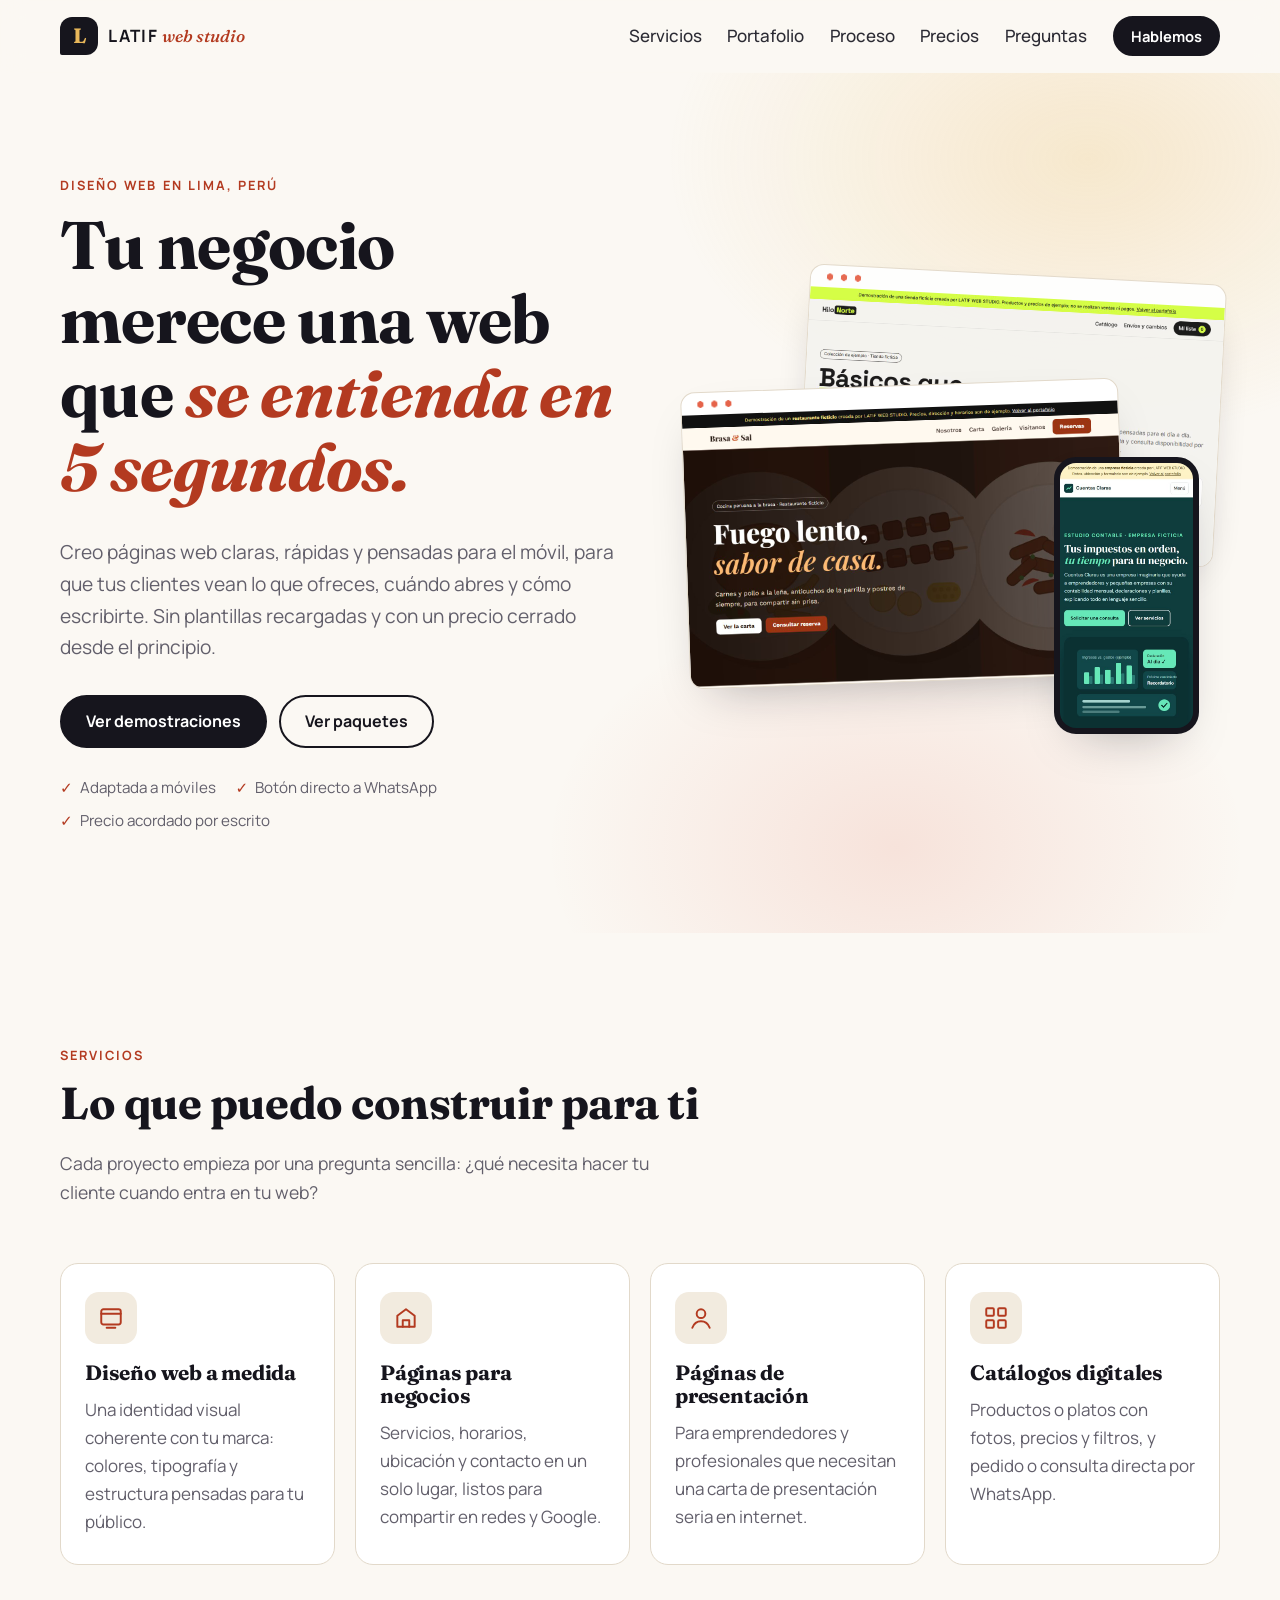
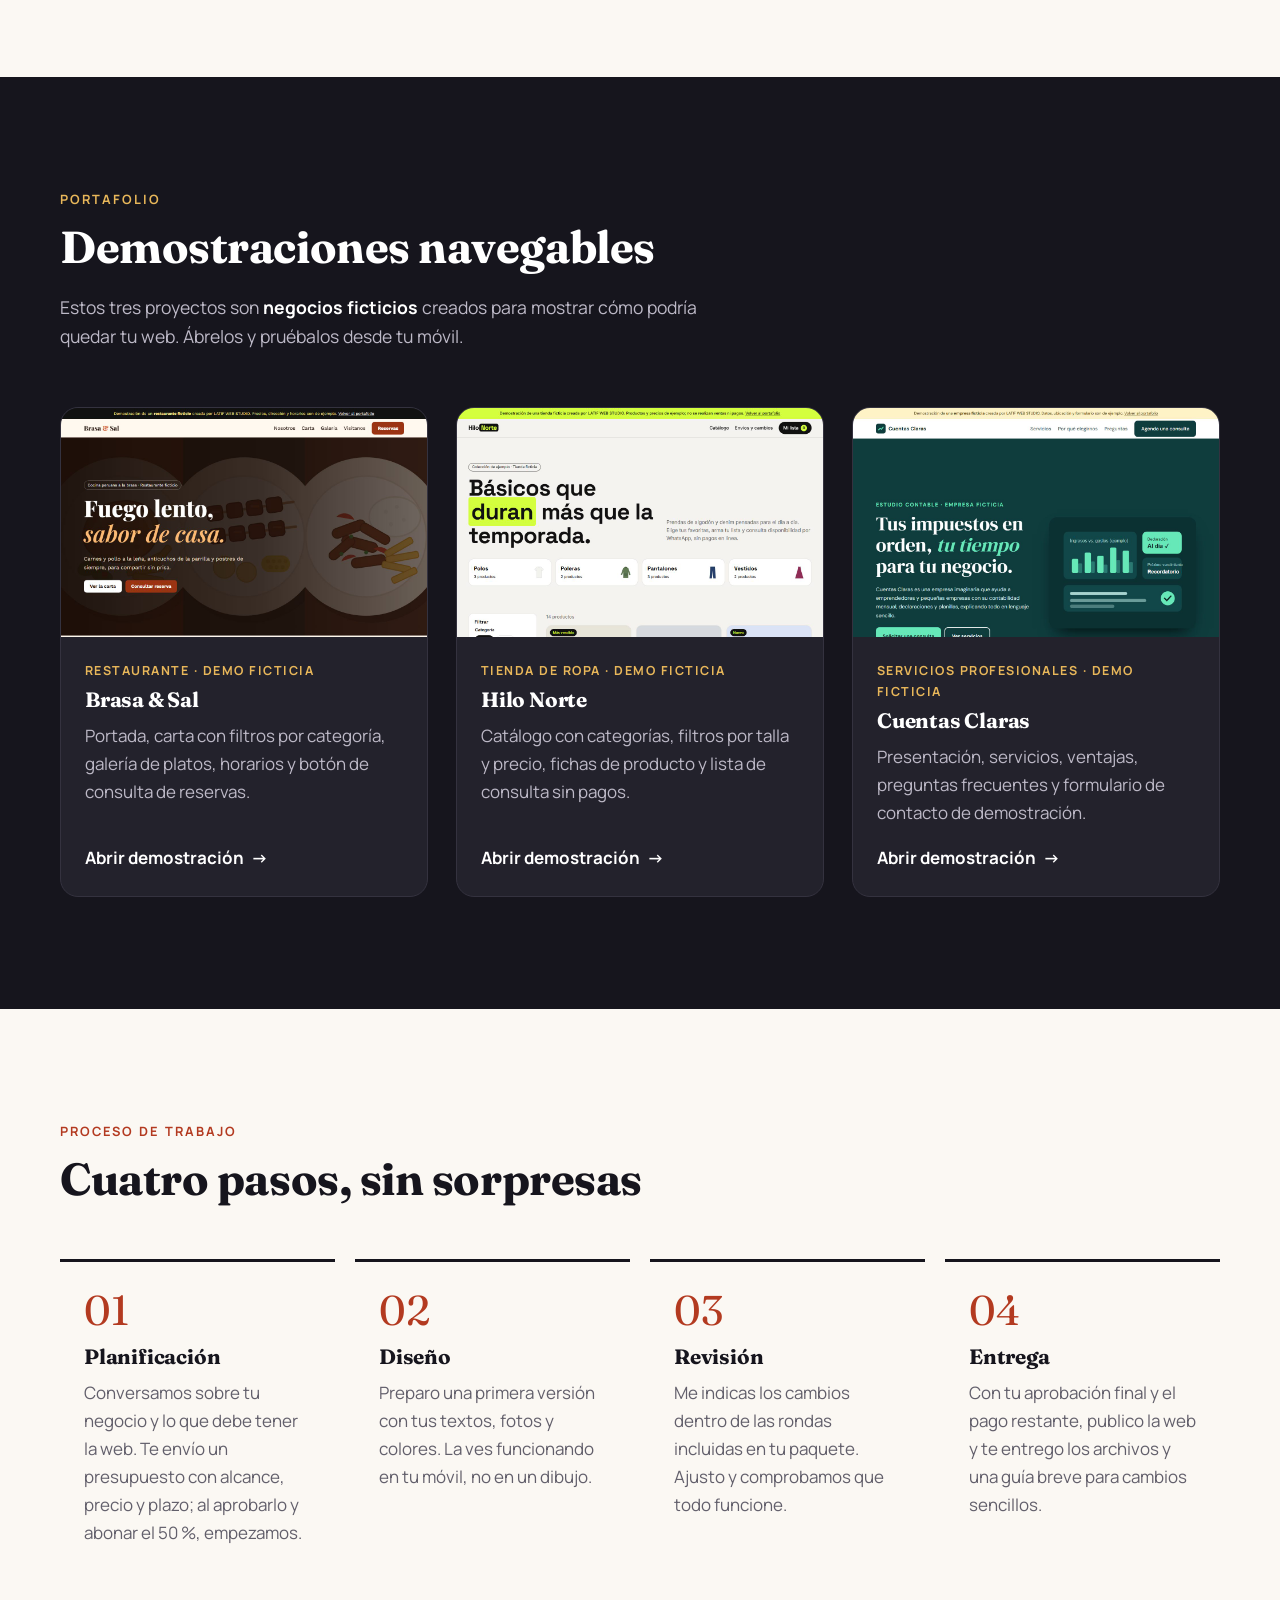
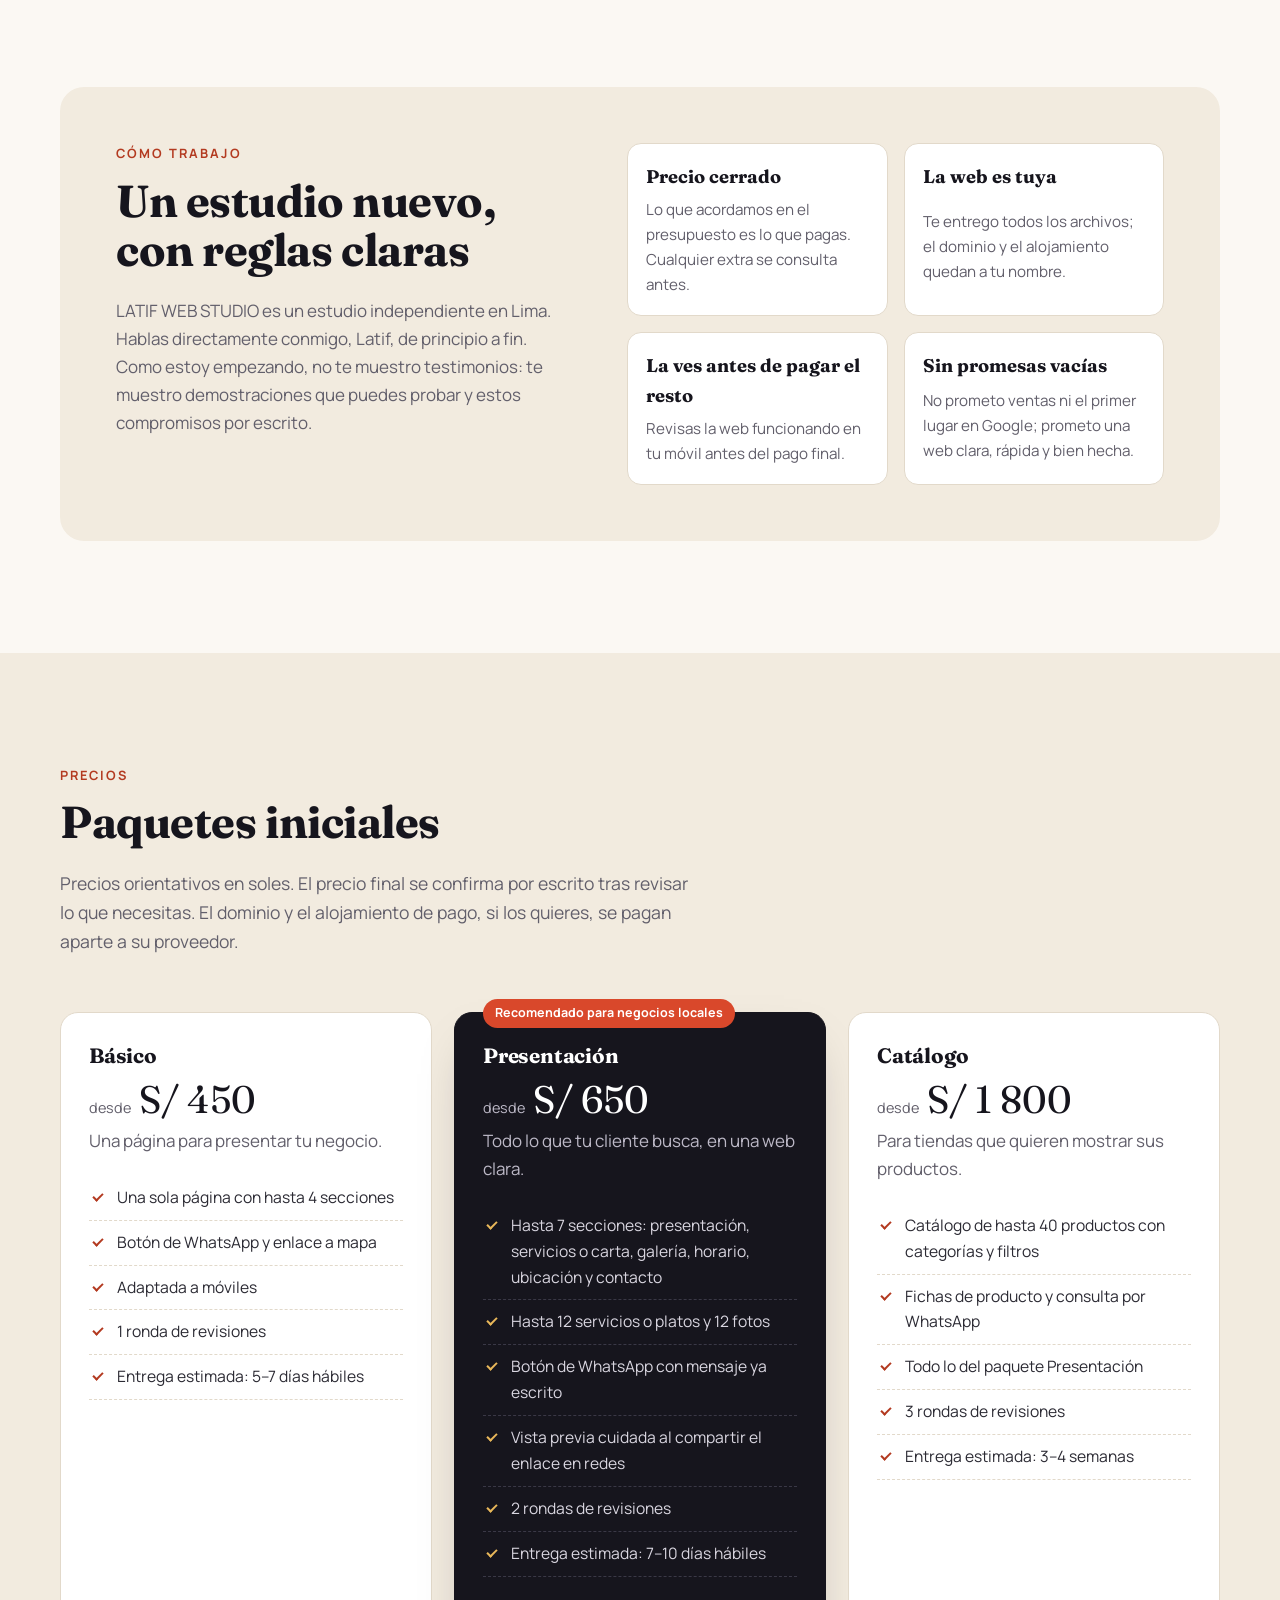
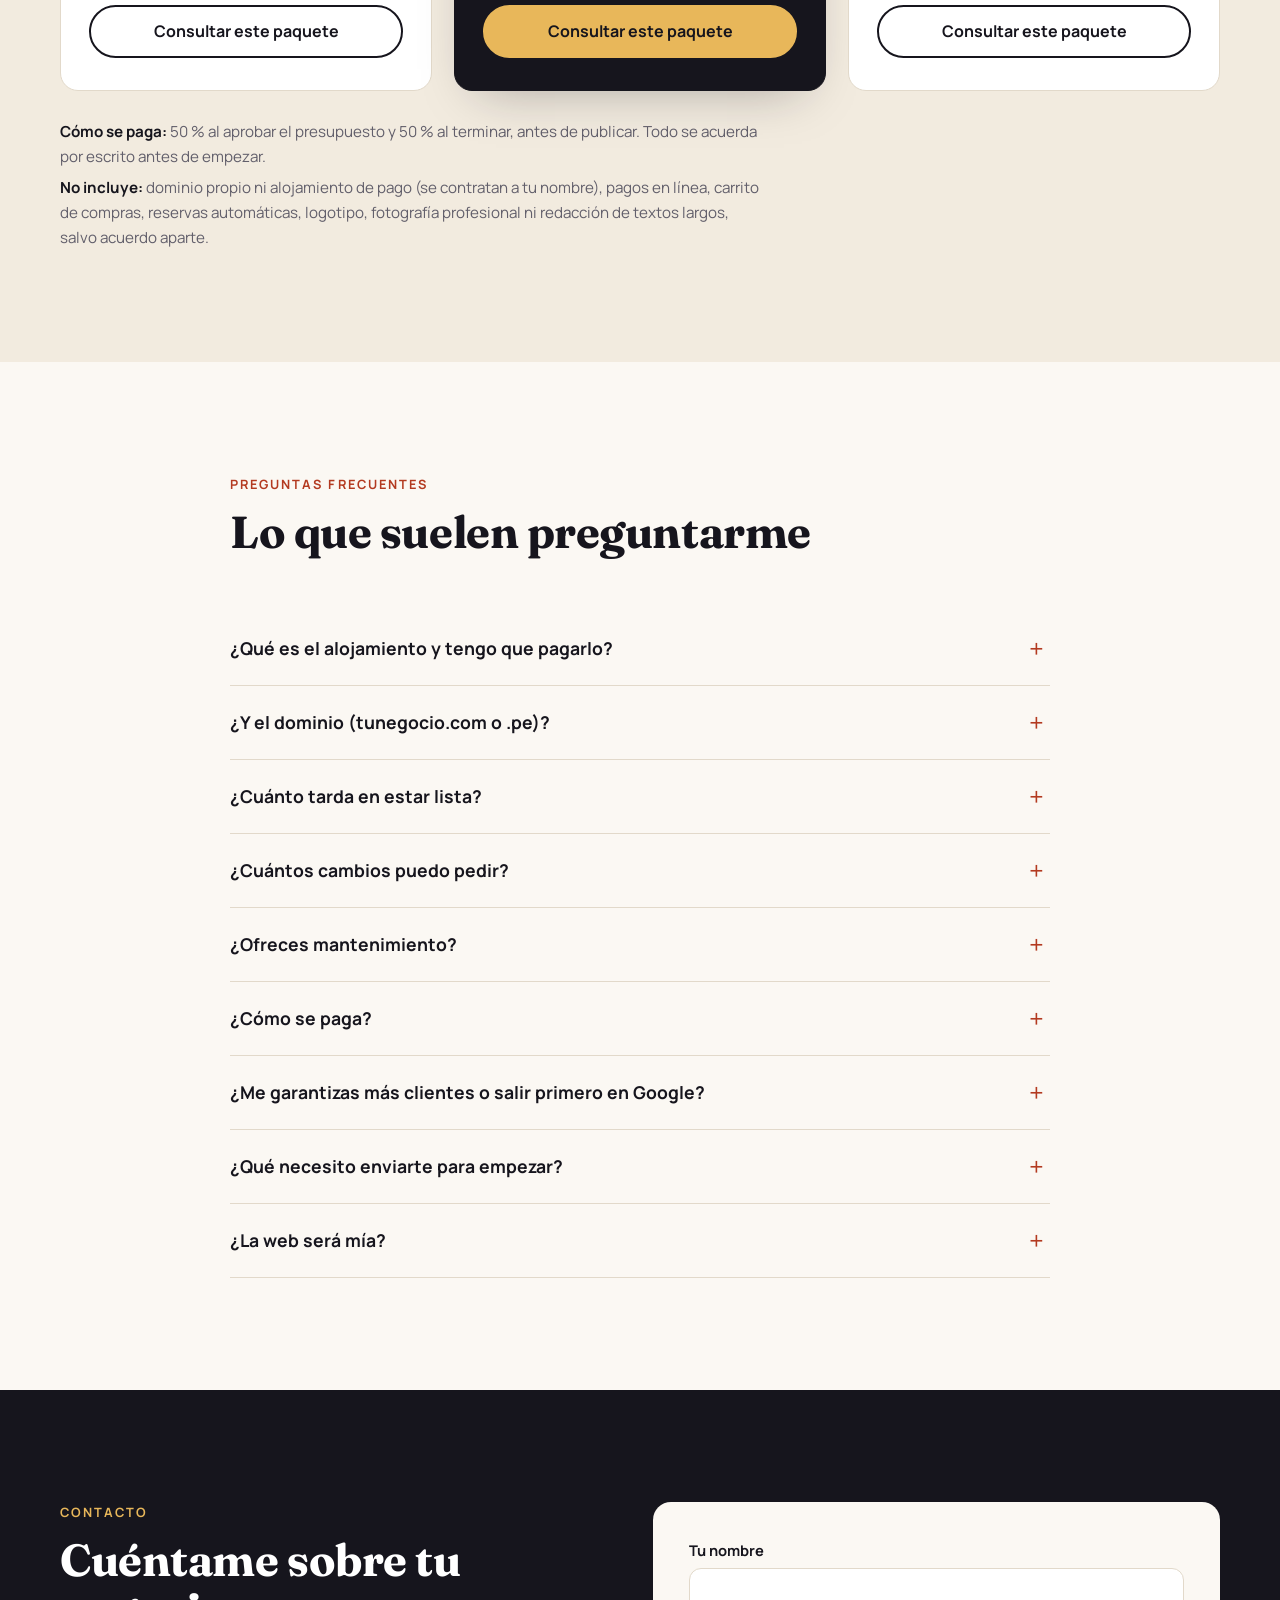
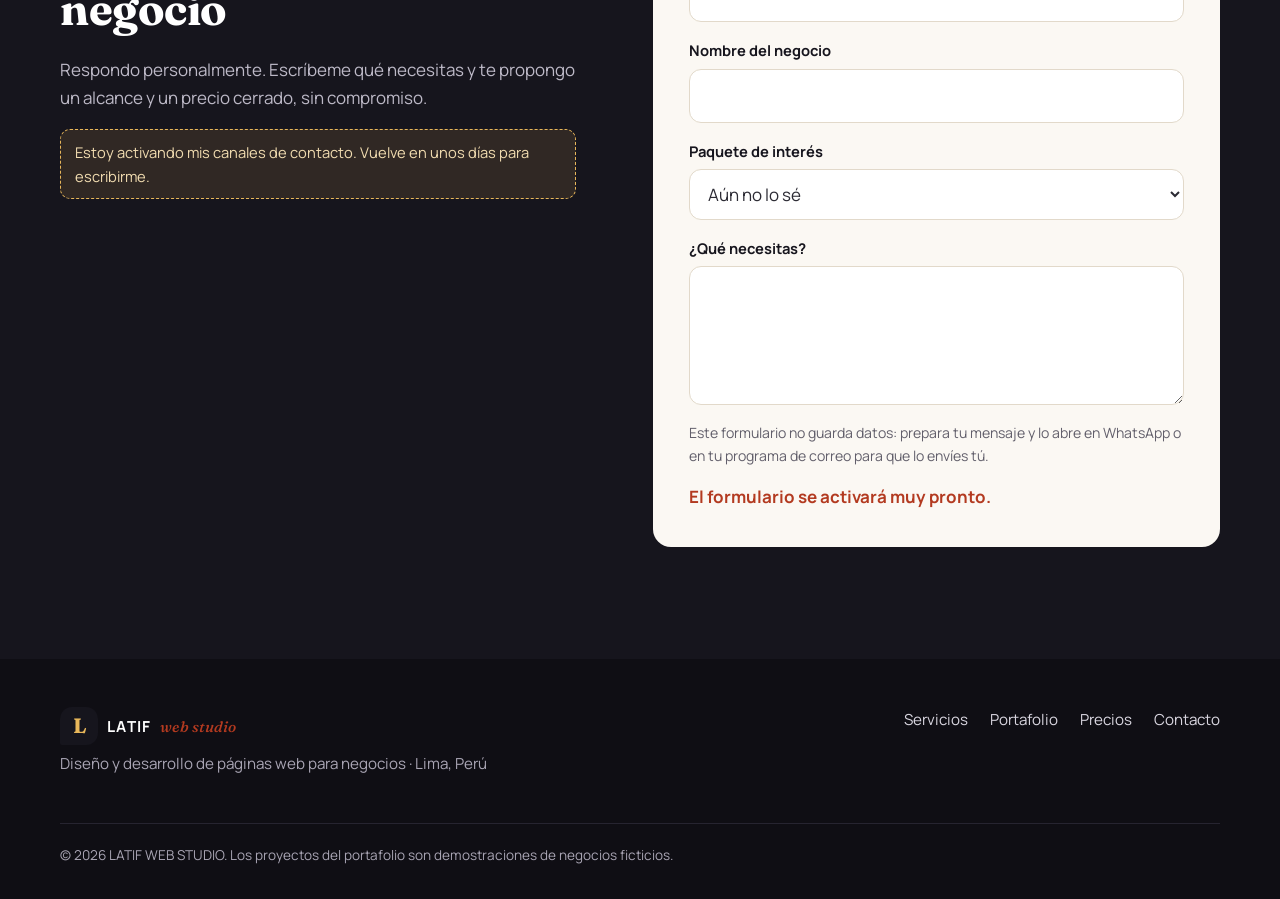
<file: index.html>
<!doctype html>
<html lang="es">
<head>
  <meta charset="utf-8">
  <meta name="viewport" content="width=device-width, initial-scale=1">
  <title>LATIF WEB STUDIO — Páginas web para negocios</title>
  <meta name="description" content="LATIF WEB STUDIO diseña páginas web claras, rápidas y adaptadas al móvil para restaurantes, tiendas y negocios locales.">
  <meta property="og:title" content="LATIF WEB STUDIO">
  <meta property="og:description" content="Páginas web claras y rápidas para negocios, restaurantes y emprendimientos.">
  <meta property="og:url" content="https://latifvr2026-lgtm.github.io/latif-web-studio/">
  <link rel="canonical" href="https://latifvr2026-lgtm.github.io/latif-web-studio/">
  <meta property="og:type" content="website">
  <meta property="og:locale" content="es_PE">
  <!-- La imagen para redes debe ser una URL absoluta: preparar-publicacion.ps1 -BaseUrl la completa al publicar -->
  <meta property="og:image" content="https://latifvr2026-lgtm.github.io/latif-web-studio/assets/img/og.jpg">
  <meta name="twitter:card" content="summary_large_image">
  <meta name="theme-color" content="#16151d">
  <link rel="icon" href="assets/img/favicon.svg" type="image/svg+xml">
  <link rel="preconnect" href="https://fonts.googleapis.com">
  <link rel="preconnect" href="https://fonts.gstatic.com" crossorigin>
  <link href="https://fonts.googleapis.com/css2?family=Fraunces:opsz,wght@9..144,500;9..144,700&family=Manrope:wght@400;500;700&display=swap" rel="stylesheet">
  <link rel="stylesheet" href="assets/css/styles.css">
</head>
<body>
  <a class="skip" href="#main">Saltar al contenido</a>

  <header class="nav" id="top">
    <div class="wrap nav__inner">
      <a class="brand" href="#top" aria-label="LATIF WEB STUDIO, ir al inicio">
        <span class="brand__mark" aria-hidden="true">L</span>
        <span class="brand__name">LATIF <em>web studio</em></span>
      </a>
      <button class="nav__toggle" aria-expanded="false" aria-controls="menu">
        <span class="sr-only">Abrir menú</span><span class="bars" aria-hidden="true"></span>
      </button>
      <nav id="menu" class="nav__menu" aria-label="Principal">
        <a href="#servicios">Servicios</a>
        <a href="#portafolio">Portafolio</a>
        <a href="#proceso">Proceso</a>
        <a href="#precios">Precios</a>
        <a href="#faq">Preguntas</a>
        <a class="btn btn--small" href="#contacto">Hablemos</a>
      </nav>
    </div>
  </header>

  <main id="main">
    <!-- INICIO -->
    <section class="hero">
      <div class="wrap hero__grid">
        <div class="hero__copy reveal">
          <p class="eyebrow">Diseño web en <span data-city>Lima, Perú</span></p>
          <h1>Tu negocio merece una web que <span class="hl">se entienda en 5&nbsp;segundos.</span></h1>
          <p class="lead">Creo páginas web claras, rápidas y pensadas para el móvil, para que tus clientes vean lo que ofreces, cuándo abres y cómo escribirte. Sin plantillas recargadas y con un precio cerrado desde el principio.</p>
          <div class="hero__cta">
            <a class="btn" href="#portafolio">Ver demostraciones</a>
            <a class="btn btn--ghost" href="#precios">Ver paquetes</a>
          </div>
          <ul class="hero__facts" aria-label="Lo que incluye cada web">
            <li>Adaptada a móviles</li>
            <li>Botón directo a WhatsApp</li>
            <li>Precio acordado por escrito</li>
          </ul>
        </div>
        <div class="hero__art reveal" aria-hidden="true">
          <div class="frame frame--back"><img src="assets/img/demo-tienda.jpg" alt="" width="1280" height="800"></div>
          <div class="frame frame--front"><img src="assets/img/demo-restaurante.jpg" alt="" width="1280" height="800"></div>
          <div class="phone"><img src="assets/img/demo-negocio-movil.jpg" alt="" width="500" height="1000"></div>
        </div>
      </div>
    </section>

    <!-- SERVICIOS -->
    <section id="servicios" class="section">
      <div class="wrap">
        <header class="section__head reveal">
          <p class="eyebrow">Servicios</p>
          <h2>Lo que puedo construir para ti</h2>
          <p>Cada proyecto empieza por una pregunta sencilla: ¿qué necesita hacer tu cliente cuando entra en tu web?</p>
        </header>
        <div class="cards">
          <article class="card reveal">
            <span class="card__icon" aria-hidden="true">
              <svg viewBox="0 0 24 24"><rect x="3" y="4" width="18" height="14" rx="2"/><path d="M3 8h18M8 21h8"/></svg>
            </span>
            <h3>Diseño web a medida</h3>
            <p>Una identidad visual coherente con tu marca: colores, tipografía y estructura pensadas para tu público.</p>
          </article>
          <article class="card reveal">
            <span class="card__icon" aria-hidden="true">
              <svg viewBox="0 0 24 24"><path d="M4 10l8-6 8 6v10H4z"/><path d="M9 20v-6h6v6"/></svg>
            </span>
            <h3>Páginas para negocios</h3>
            <p>Servicios, horarios, ubicación y contacto en un solo lugar, listos para compartir en redes y Google.</p>
          </article>
          <article class="card reveal">
            <span class="card__icon" aria-hidden="true">
              <svg viewBox="0 0 24 24"><circle cx="12" cy="8" r="4"/><path d="M4 21c1.5-4 4.5-6 8-6s6.5 2 8 6"/></svg>
            </span>
            <h3>Páginas de presentación</h3>
            <p>Para emprendedores y profesionales que necesitan una carta de presentación seria en internet.</p>
          </article>
          <article class="card reveal">
            <span class="card__icon" aria-hidden="true">
              <svg viewBox="0 0 24 24"><rect x="3" y="3" width="7" height="7" rx="1"/><rect x="14" y="3" width="7" height="7" rx="1"/><rect x="3" y="14" width="7" height="7" rx="1"/><rect x="14" y="14" width="7" height="7" rx="1"/></svg>
            </span>
            <h3>Catálogos digitales</h3>
            <p>Productos o platos con fotos, precios y filtros, y pedido o consulta directa por WhatsApp.</p>
          </article>
        </div>
      </div>
    </section>

    <!-- PORTAFOLIO -->
    <section id="portafolio" class="section section--ink">
      <div class="wrap">
        <header class="section__head reveal">
          <p class="eyebrow">Portafolio</p>
          <h2>Demostraciones navegables</h2>
          <p>Estos tres proyectos son <strong>negocios ficticios</strong> creados para mostrar cómo podría quedar tu web. Ábrelos y pruébalos desde tu móvil.</p>
        </header>
        <div class="work">
          <article class="work__item reveal">
            <a class="work__shot" href="demos/restaurante/index.html">
              <img src="assets/img/demo-restaurante.jpg" alt="Captura de la demo del restaurante ficticio Brasa &amp; Sal" width="1280" height="800" loading="lazy">
            </a>
            <div class="work__body">
              <p class="tag">Restaurante · Demo ficticia</p>
              <h3>Brasa &amp; Sal</h3>
              <p>Portada, carta con filtros por categoría, galería de platos, horarios y botón de consulta de reservas.</p>
              <a class="link" href="demos/restaurante/index.html">Abrir demostración <span aria-hidden="true">→</span></a>
            </div>
          </article>
          <article class="work__item reveal">
            <a class="work__shot" href="demos/tienda/index.html">
              <img src="assets/img/demo-tienda.jpg" alt="Captura de la demo de la tienda de ropa ficticia Hilo Norte" width="1280" height="800" loading="lazy">
            </a>
            <div class="work__body">
              <p class="tag">Tienda de ropa · Demo ficticia</p>
              <h3>Hilo Norte</h3>
              <p>Catálogo con categorías, filtros por talla y precio, fichas de producto y lista de consulta sin pagos.</p>
              <a class="link" href="demos/tienda/index.html">Abrir demostración <span aria-hidden="true">→</span></a>
            </div>
          </article>
          <article class="work__item reveal">
            <a class="work__shot" href="demos/negocio/index.html">
              <img src="assets/img/demo-negocio.jpg" alt="Captura de la demo del estudio contable ficticio Cuentas Claras" width="1280" height="800" loading="lazy">
            </a>
            <div class="work__body">
              <p class="tag">Servicios profesionales · Demo ficticia</p>
              <h3>Cuentas Claras</h3>
              <p>Presentación, servicios, ventajas, preguntas frecuentes y formulario de contacto de demostración.</p>
              <a class="link" href="demos/negocio/index.html">Abrir demostración <span aria-hidden="true">→</span></a>
            </div>
          </article>
        </div>
      </div>
    </section>

    <!-- PROCESO -->
    <section id="proceso" class="section">
      <div class="wrap">
        <header class="section__head reveal">
          <p class="eyebrow">Proceso de trabajo</p>
          <h2>Cuatro pasos, sin sorpresas</h2>
        </header>
        <ol class="steps">
          <li class="step reveal">
            <span class="step__n">01</span>
            <h3>Planificación</h3>
            <p>Conversamos sobre tu negocio y lo que debe tener la web. Te envío un presupuesto con alcance, precio y plazo; al aprobarlo y abonar el 50&nbsp;%, empezamos.</p>
          </li>
          <li class="step reveal">
            <span class="step__n">02</span>
            <h3>Diseño</h3>
            <p>Preparo una primera versión con tus textos, fotos y colores. La ves funcionando en tu móvil, no en un dibujo.</p>
          </li>
          <li class="step reveal">
            <span class="step__n">03</span>
            <h3>Revisión</h3>
            <p>Me indicas los cambios dentro de las rondas incluidas en tu paquete. Ajusto y comprobamos que todo funcione.</p>
          </li>
          <li class="step reveal">
            <span class="step__n">04</span>
            <h3>Entrega</h3>
            <p>Con tu aprobación final y el pago restante, publico la web y te entrego los archivos y una guía breve para cambios sencillos.</p>
          </li>
        </ol>
      </div>
    </section>

    <!-- COMPROMISOS -->
    <section id="compromisos" class="section section--tight">
      <div class="wrap promise">
        <div class="promise__intro reveal">
          <p class="eyebrow">Cómo trabajo</p>
          <h2>Un estudio nuevo, con reglas claras</h2>
          <p>LATIF WEB STUDIO es un estudio independiente en Lima. Hablas directamente conmigo, Latif, de principio a fin. Como estoy empezando, no te muestro testimonios: te muestro demostraciones que puedes probar y estos compromisos por escrito.</p>
        </div>
        <ul class="promise__list">
          <li class="reveal"><strong>Precio cerrado</strong><span>Lo que acordamos en el presupuesto es lo que pagas. Cualquier extra se consulta antes.</span></li>
          <li class="reveal"><strong>La web es tuya</strong><span>Te entrego todos los archivos; el dominio y el alojamiento quedan a tu nombre.</span></li>
          <li class="reveal"><strong>La ves antes de pagar el resto</strong><span>Revisas la web funcionando en tu móvil antes del pago final.</span></li>
          <li class="reveal"><strong>Sin promesas vacías</strong><span>No prometo ventas ni el primer lugar en Google; prometo una web clara, rápida y bien hecha.</span></li>
        </ul>
      </div>
    </section>

    <!-- PRECIOS -->
    <section id="precios" class="section section--cream">
      <div class="wrap">
        <header class="section__head reveal">
          <p class="eyebrow">Precios</p>
          <h2>Paquetes iniciales</h2>
          <p>Precios orientativos en soles. El precio final se confirma por escrito tras revisar lo que necesitas. El dominio y el alojamiento de pago, si los quieres, se pagan aparte a su proveedor.</p>
        </header>
        <div class="plans">
          <article class="plan reveal">
            <h3>Básico</h3>
            <p class="plan__price"><span>desde</span> S/ 450</p>
            <p class="plan__desc">Una página para presentar tu negocio.</p>
            <ul>
              <li>Una sola página con hasta 4 secciones</li>
              <li>Botón de WhatsApp y enlace a mapa</li>
              <li>Adaptada a móviles</li>
              <li>1 ronda de revisiones</li>
              <li>Entrega estimada: 5–7 días hábiles</li>
            </ul>
            <a class="btn btn--ghost" href="#contacto" data-plan="Básico">Consultar este paquete</a>
          </article>
          <article class="plan plan--featured reveal">
            <p class="plan__badge">Recomendado para negocios locales</p>
            <h3>Presentación</h3>
            <p class="plan__price"><span>desde</span> S/ 650</p>
            <p class="plan__desc">Todo lo que tu cliente busca, en una web clara.</p>
            <ul>
              <li>Hasta 7 secciones: presentación, servicios o carta, galería, horario, ubicación y contacto</li>
              <li>Hasta 12 servicios o platos y 12 fotos</li>
              <li>Botón de WhatsApp con mensaje ya escrito</li>
              <li>Vista previa cuidada al compartir el enlace en redes</li>
              <li>2 rondas de revisiones</li>
              <li>Entrega estimada: 7–10 días hábiles</li>
            </ul>
            <a class="btn" href="#contacto" data-plan="Presentación">Consultar este paquete</a>
          </article>
          <article class="plan reveal">
            <h3>Catálogo</h3>
            <p class="plan__price"><span>desde</span> S/ 1&nbsp;800</p>
            <p class="plan__desc">Para tiendas que quieren mostrar sus productos.</p>
            <ul>
              <li>Catálogo de hasta 40 productos con categorías y filtros</li>
              <li>Fichas de producto y consulta por WhatsApp</li>
              <li>Todo lo del paquete Presentación</li>
              <li>3 rondas de revisiones</li>
              <li>Entrega estimada: 3–4 semanas</li>
            </ul>
            <a class="btn btn--ghost" href="#contacto" data-plan="Catálogo">Consultar este paquete</a>
          </article>
        </div>
        <div class="terms reveal">
          <p><strong>Cómo se paga:</strong> 50&nbsp;% al aprobar el presupuesto y 50&nbsp;% al terminar, antes de publicar. Todo se acuerda por escrito antes de empezar.</p>
          <p><strong>No incluye:</strong> dominio propio ni alojamiento de pago (se contratan a tu nombre), pagos en línea, carrito de compras, reservas automáticas, logotipo, fotografía profesional ni redacción de textos largos, salvo acuerdo aparte.</p>
        </div>
      </div>
    </section>

    <!-- FAQ -->
    <section id="faq" class="section">
      <div class="wrap wrap--narrow">
        <header class="section__head reveal">
          <p class="eyebrow">Preguntas frecuentes</p>
          <h2>Lo que suelen preguntarme</h2>
        </header>
        <div class="faq">
          <details class="reveal">
            <summary>¿Qué es el alojamiento y tengo que pagarlo?</summary>
            <p>El alojamiento es el lugar donde “vive” tu web. Para webs sencillas como estas existen opciones gratuitas, como GitHub Pages, con algunas limitaciones. Si prefieres un alojamiento de pago, te explico las opciones y lo contratas tú, a tu nombre.</p>
          </details>
          <details class="reveal">
            <summary>¿Y el dominio (tunegocio.com o .pe)?</summary>
            <p>El dominio es la dirección de tu web. No está incluido en los paquetes: se paga cada año al proveedor que elijas y queda registrado a tu nombre. Puedo ayudarte a configurarlo en tu web.</p>
          </details>
          <details class="reveal">
            <summary>¿Cuánto tarda en estar lista?</summary>
            <p>Depende del paquete: entre una y cuatro semanas aproximadamente. El plazo empieza cuando tengo tus textos, fotos y logotipo, y puede alargarse si las revisiones tardan.</p>
          </details>
          <details class="reveal">
            <summary>¿Cuántos cambios puedo pedir?</summary>
            <p>Cada paquete incluye un número de rondas de revisión. En cada ronda me envías todos tus cambios juntos. Los cambios adicionales o las secciones nuevas se presupuestan aparte, siempre antes de hacerlos.</p>
          </details>
          <details class="reveal">
            <summary>¿Ofreces mantenimiento?</summary>
            <p>Sí, de forma opcional. Puedo actualizar precios, horarios o fotos cuando lo necesites, por encargo o con una cuota mensual que acordamos por escrito. También te dejo una guía para hacer cambios sencillos tú mismo.</p>
          </details>
          <details class="reveal">
            <summary>¿Cómo se paga?</summary>
            <p>El 50&nbsp;% al aprobar el presupuesto y el 50&nbsp;% al terminar, después de que revises la web y antes de publicarla. Medios habituales: transferencia, Yape o Plin. Todo queda acordado por escrito antes de empezar.</p>
          </details>
          <details class="reveal">
            <summary>¿Me garantizas más clientes o salir primero en Google?</summary>
            <p>No, y desconfía de quien lo garantice. Lo que sí hago es una web clara, rápida y adaptada al móvil, con tu información bien organizada y los datos básicos para buscadores y redes sociales. Los resultados dependen también de tu negocio, tu competencia y cómo compartas la web.</p>
          </details>
          <details class="reveal">
            <summary>¿Qué necesito enviarte para empezar?</summary>
            <p>Tu logotipo si tienes, un texto breve sobre el negocio, tus servicios o carta con precios, entre 6 y 12 fotos propias, dirección, horario y número de WhatsApp. Si te falta algo, te ayudo a prepararlo.</p>
          </details>
          <details class="reveal">
            <summary>¿La web será mía?</summary>
            <p>Sí. Al terminar y pagar el proyecto te entrego todos los archivos. El dominio y las cuentas de alojamiento se crean a tu nombre.</p>
          </details>
        </div>
      </div>
    </section>

    <!-- CONTACTO -->
    <section id="contacto" class="section section--ink">
      <div class="wrap contact">
        <div class="contact__intro reveal">
          <p class="eyebrow">Contacto</p>
          <h2>Cuéntame sobre tu negocio</h2>
          <p>Respondo personalmente. Escríbeme qué necesitas y te propongo un alcance y un precio cerrado, sin compromiso.</p>
          <ul class="contact__channels">
            <li>
              <span class="label">Correo</span>
              <a class="channel" data-contact="email" href="#contacto">—</a>
            </li>
            <li>
              <span class="label">WhatsApp</span>
              <a class="channel" data-contact="whatsapp" href="#contacto">—</a>
            </li>
          </ul>
          <!-- Se muestra solo si config.js no tiene ningún canal (WhatsApp o correo) -->
          <p class="config-warning" hidden data-config-warning>Estoy activando mis canales de contacto. Vuelve en unos días para escribirme.</p>
        </div>
        <form class="form reveal" id="contact-form" novalidate>
          <div class="field">
            <label for="f-name">Tu nombre</label>
            <input id="f-name" name="name" autocomplete="name" required>
          </div>
          <div class="field">
            <label for="f-business">Nombre del negocio</label>
            <input id="f-business" name="business" autocomplete="organization">
          </div>
          <div class="field">
            <label for="f-plan">Paquete de interés</label>
            <select id="f-plan" name="plan">
              <option>Aún no lo sé</option>
              <option>Básico</option>
              <option>Presentación</option>
              <option>Catálogo</option>
            </select>
          </div>
          <div class="field">
            <label for="f-msg">¿Qué necesitas?</label>
            <textarea id="f-msg" name="message" rows="4" required></textarea>
          </div>
          <p class="form__hint">Este formulario no guarda datos: prepara tu mensaje y lo abre en WhatsApp o en tu programa de correo para que lo envíes tú.</p>
          <div class="form__actions">
            <button class="btn" type="submit" data-via="whatsapp">Enviar por WhatsApp</button>
            <button class="btn btn--ghost" type="submit" data-via="email">Enviar por correo</button>
          </div>
          <p class="form__status" role="status" aria-live="polite"></p>
        </form>
      </div>
    </section>
  </main>

  <footer class="footer">
    <div class="wrap footer__inner">
      <div>
        <p class="brand brand--footer"><span class="brand__mark" aria-hidden="true">L</span> LATIF <em>web studio</em></p>
        <p>Diseño y desarrollo de páginas web para negocios · <span data-city>Lima, Perú</span></p>
      </div>
      <nav aria-label="Pie de página">
        <a href="#servicios">Servicios</a>
        <a href="#portafolio">Portafolio</a>
        <a href="#precios">Precios</a>
        <a href="#contacto">Contacto</a>
      </nav>
      <p class="footer__legal">© <span data-year>2026</span> LATIF WEB STUDIO. Los proyectos del portafolio son demostraciones de negocios ficticios.</p>
    </div>
  </footer>

  <a class="wa-float" data-wa-float href="#contacto" target="_blank" rel="noopener" hidden aria-label="Consultar por WhatsApp">
    <svg viewBox="0 0 24 24" aria-hidden="true"><path d="M12 3a9 9 0 0 0-7.8 13.5L3 21l4.6-1.2A9 9 0 1 0 12 3z"/><path d="M9 8.5c0 3.6 2.9 6.5 6.5 6.5l1-1.6-2-1-1 1a4.5 4.5 0 0 1-2.4-2.4l1-1-1-2z"/></svg>
    <span>WhatsApp</span>
  </a>

  <script src="assets/js/config.js"></script>
  <script src="assets/js/main.js"></script>
</body>
</html>
</file>
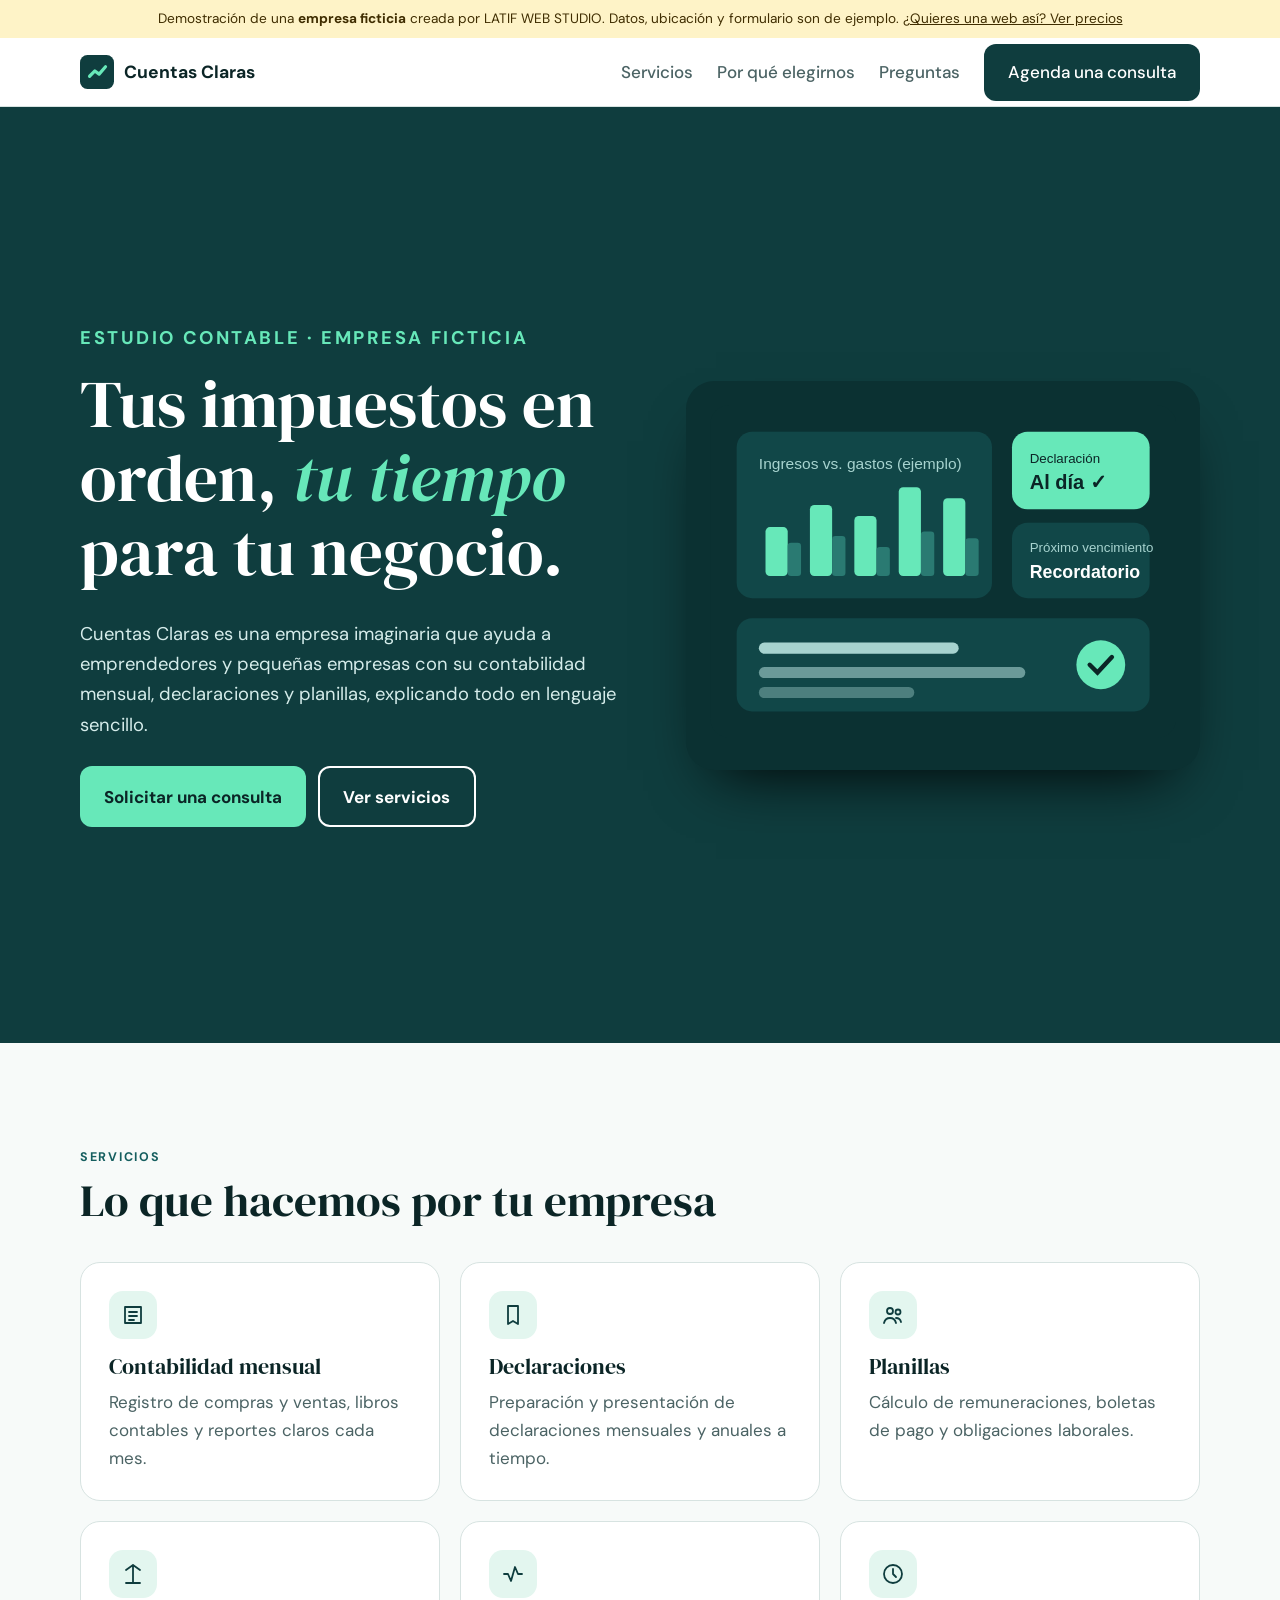
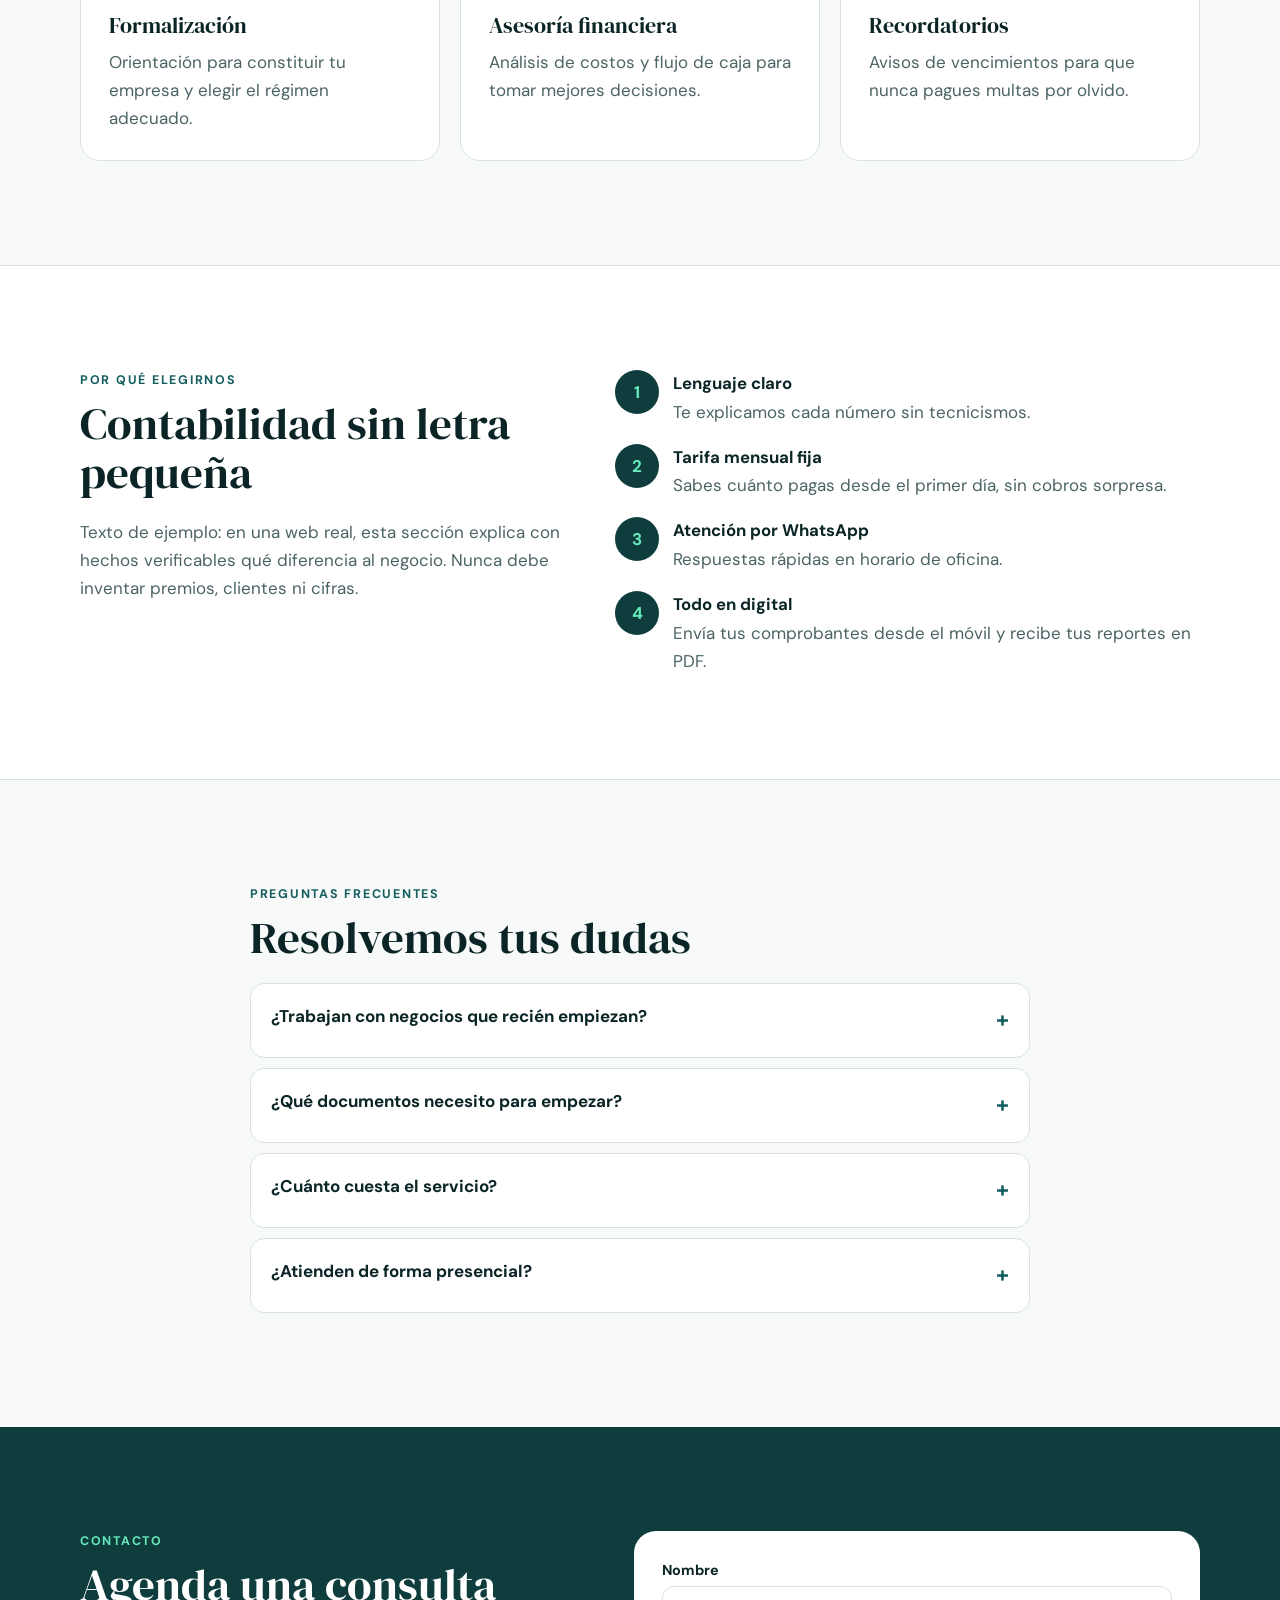
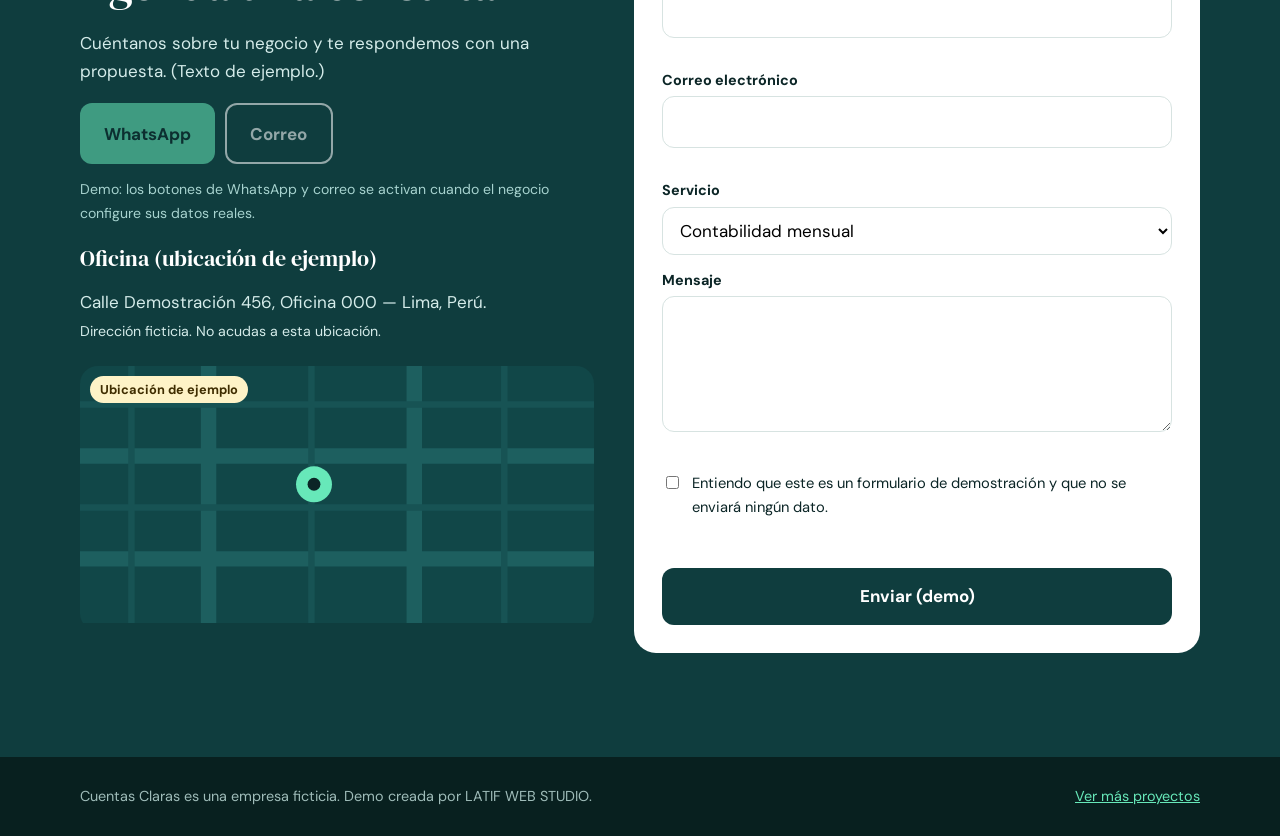
<file: demos/negocio/index.html>
<!doctype html>
<html lang="es">
<head>
<meta charset="utf-8">
<meta name="viewport" content="width=device-width, initial-scale=1">
<title>Cuentas Claras — Estudio contable (demo ficticia)</title>
<meta name="description" content="Demostración de web para un negocio de servicios profesionales creada por LATIF WEB STUDIO. Empresa ficticia.">
<meta name="robots" content="noindex">
<link rel="icon" href="data:image/svg+xml,%3Csvg xmlns='http://www.w3.org/2000/svg' viewBox='0 0 64 64'%3E%3Crect width='64' height='64' rx='14' fill='%230f3d3e'/%3E%3Cpath d='M18 40l10-10 8 6 12-14' stroke='%2367e8b9' stroke-width='6' fill='none' stroke-linecap='round' stroke-linejoin='round'/%3E%3C/svg%3E">
<link rel="preconnect" href="https://fonts.googleapis.com">
<link rel="preconnect" href="https://fonts.gstatic.com" crossorigin>
<link href="https://fonts.googleapis.com/css2?family=DM+Serif+Display&family=DM+Sans:wght@400;500;700&display=swap" rel="stylesheet">
<style>
:root{--teal:#0f3d3e;--teal-2:#155e5f;--mint:#67e8b9;--bg:#f7faf9;--ink:#0b2526;--muted:#4b6364;--line:#d7e3e1;--serif:"DM Serif Display",Georgia,serif;--sans:"DM Sans",system-ui,"Segoe UI",sans-serif}
*{box-sizing:border-box}html{scroll-behavior:smooth;scroll-padding-top:72px}
body{margin:0;font:1.0625rem/1.65 var(--sans);color:var(--ink);background:var(--bg)}
h1,h2,h3{font-family:var(--serif);font-weight:400;line-height:1.1;margin:0 0 .45em}
h2{font-size:clamp(2rem,4vw,2.8rem)}h3{font-size:1.35rem}
a{color:inherit}button{font:inherit}
:focus-visible{outline:3px solid #f59e0b;outline-offset:3px}
.wrap{width:min(1120px,100% - 32px);margin-inline:auto}
.demo-bar{background:#fef3c7;color:#3f2d00;text-align:center;font-size:.85rem;padding:8px 16px}
.nav{position:sticky;top:0;z-index:20;background:#fff;border-bottom:1px solid var(--line)}
.nav .wrap{display:flex;align-items:center;justify-content:space-between;height:68px;gap:16px}
.logo{display:flex;align-items:center;gap:10px;text-decoration:none;font-weight:700;font-size:1.1rem}
.logo svg{width:34px;height:34px}
.nav nav{display:flex;gap:24px;align-items:center}
.nav nav a{text-decoration:none;font-weight:500;color:var(--muted)}
.nav nav a:hover{color:var(--teal)}
.menu-btn{display:none;background:none;border:1.5px solid var(--line);border-radius:10px;padding:8px 12px;cursor:pointer}
.btn{display:inline-flex;align-items:center;justify-content:center;gap:.5em;background:var(--teal);color:#fff!important;border:0;border-radius:12px;padding:.85em 1.4em;font-weight:700;text-decoration:none;cursor:pointer;transition:background .2s,transform .2s}
.btn:hover{background:var(--teal-2);transform:translateY(-2px)}
.btn--mint{background:var(--mint);color:var(--ink)!important}.btn--mint:hover{background:#4fd8a6}
.btn--line{background:transparent;border:2px solid currentColor;color:var(--teal)!important}
.btn[aria-disabled="true"]{opacity:.55;cursor:not-allowed;transform:none}
.hero{background:var(--teal);color:#d5ecea;overflow:hidden;position:relative}
.hero .wrap{display:grid;grid-template-columns:1.1fr 1fr;gap:40px;align-items:center;padding:clamp(64px,9vw,112px) 0}
.hero h1{color:#fff;font-size:clamp(2.5rem,5.5vw,4.2rem)}
.hero h1 em{color:var(--mint);font-style:italic}
.hero p{font-size:1.15rem;max-width:32em}
.hero .actions{display:flex;flex-wrap:wrap;gap:12px;margin-top:26px}
.hero .ill{background:#0b3132;border-radius:28px;padding:24px;box-shadow:0 30px 60px -30px #000}
.kicker{font-weight:700;letter-spacing:.14em;text-transform:uppercase;font-size:.78rem;color:var(--teal-2);margin:0 0 .7em}
.hero .kicker{color:var(--mint)}
section{padding:clamp(64px,9vw,104px) 0}
.services{display:grid;grid-template-columns:repeat(3,1fr);gap:20px;margin-top:36px}
.svc{background:#fff;border:1px solid var(--line);border-radius:20px;padding:28px;transition:transform .3s,box-shadow .3s}
.svc:hover{transform:translateY(-5px);box-shadow:0 20px 40px -26px rgba(15,61,62,.5)}
.svc .ic{width:48px;height:48px;border-radius:14px;background:#e3f6ef;display:grid;place-items:center;margin-bottom:16px}
.svc .ic svg{width:24px;height:24px;stroke:var(--teal);fill:none;stroke-width:1.8;stroke-linecap:round;stroke-linejoin:round}
.svc p{color:var(--muted);margin:0}
.why{background:#fff;border-block:1px solid var(--line)}
.why .wrap{display:grid;grid-template-columns:1fr 1.2fr;gap:48px;align-items:start}
.why ul{list-style:none;padding:0;margin:0;display:grid;gap:18px}
.why li{display:grid;grid-template-columns:44px 1fr;gap:14px}
.why li b{display:block;font-size:1.05rem}
.why li span.n{width:44px;height:44px;border-radius:50%;background:var(--teal);color:var(--mint);display:grid;place-items:center;font-weight:700}
.why li p{margin:0;color:var(--muted)}
.faq{max-width:780px}
.faq details{background:#fff;border:1px solid var(--line);border-radius:14px;margin-bottom:10px;padding:0 20px}
.faq summary{cursor:pointer;padding:18px 0;font-weight:700;list-style:none;display:flex;justify-content:space-between;gap:12px}
.faq summary::-webkit-details-marker{display:none}
.faq summary::after{content:"+";font-size:1.4rem;color:var(--teal-2);transition:transform .25s}
.faq details[open] summary::after{transform:rotate(45deg)}
.faq details p{margin:0 0 18px;color:var(--muted)}
.contact{background:var(--teal);color:#d5ecea}
.contact h2,.contact h3{color:#fff}
.contact .kicker{color:var(--mint)}
.contact .wrap{display:grid;grid-template-columns:1fr 1.1fr;gap:40px}
.form{background:#fff;color:var(--ink);border-radius:22px;padding:28px;display:grid;gap:14px}
.form label{font-weight:700;font-size:.9rem;display:block;margin-bottom:4px}
.form input,.form select,.form textarea{width:100%;font:inherit;padding:11px 13px;border:1.5px solid var(--line);border-radius:12px;background:#fff}
.form input:focus,.form textarea:focus,.form select:focus{outline:none;border-color:var(--teal-2);box-shadow:0 0 0 4px rgba(21,94,95,.15)}
.form .err{color:#b91c1c;font-size:.85rem;min-height:1.2em;display:block}
.form .check{display:flex;gap:10px;align-items:start;font-weight:400;font-size:.92rem}
.form .check input{width:auto;margin-top:5px}
.form .ok{background:#e3f6ef;border-radius:12px;padding:12px 14px;margin:0}
.map{margin-top:22px;border-radius:18px;overflow:hidden;position:relative}
.map .pill{position:absolute;top:10px;left:10px;background:#fef3c7;color:#3f2d00;font-size:.8rem;font-weight:700;padding:3px 10px;border-radius:999px}
.channels{display:flex;flex-wrap:wrap;gap:10px;margin:18px 0 6px}
.cfg{font-size:.88rem;color:#a7d3cf}
footer{background:#08201f;color:#9fbcb9;padding:28px 0;font-size:.9rem}
footer .wrap{display:flex;justify-content:space-between;flex-wrap:wrap;gap:12px}
footer a{color:var(--mint)}
.reveal{opacity:0;transform:translateY(18px);transition:opacity .7s,transform .7s}.reveal.in{opacity:1;transform:none}
@media (prefers-reduced-motion:reduce){*{animation:none!important;transition:none!important}.reveal{opacity:1;transform:none}}
@media (max-width:900px){.hero .wrap,.why .wrap,.contact .wrap{grid-template-columns:1fr}.services{grid-template-columns:1fr 1fr}}
@media (max-width:700px){.menu-btn{display:block}.nav nav{position:absolute;top:68px;left:0;right:0;background:#fff;flex-direction:column;align-items:stretch;gap:0;padding:8px 16px 16px;border-bottom:1px solid var(--line);display:none}.nav nav.open{display:flex}.nav nav a{padding:12px 0;border-bottom:1px solid var(--line)}.nav nav .btn{margin-top:12px}.services{grid-template-columns:1fr}}
</style>
</head>
<body>
<div class="demo-bar" role="note">Demostración de una <strong>empresa ficticia</strong> creada por LATIF WEB STUDIO. Datos, ubicación y formulario son de ejemplo. <a href="../../index.html#precios">¿Quieres una web así? Ver precios</a></div>
<header class="nav">
  <div class="wrap">
    <a class="logo" href="#inicio"><svg viewBox="0 0 64 64" aria-hidden="true"><rect width="64" height="64" rx="14" fill="#0f3d3e"/><path d="M18 40l10-10 8 6 12-14" stroke="#67e8b9" stroke-width="6" fill="none" stroke-linecap="round" stroke-linejoin="round"/></svg>Cuentas Claras</a>
    <button class="menu-btn" type="button" aria-expanded="false" aria-controls="nav-menu">Menú</button>
    <nav id="nav-menu" aria-label="Principal">
      <a href="#servicios">Servicios</a>
      <a href="#ventajas">Por qué elegirnos</a>
      <a href="#preguntas">Preguntas</a>
      <a class="btn" href="#contacto">Agenda una consulta</a>
    </nav>
  </div>
</header>

<main>
<section class="hero" id="inicio">
  <div class="wrap">
    <div>
      <p class="kicker">Estudio contable · Empresa ficticia</p>
      <h1>Tus impuestos en orden, <em>tu tiempo</em> para tu negocio.</h1>
      <p>Cuentas Claras es una empresa imaginaria que ayuda a emprendedores y pequeñas empresas con su contabilidad mensual, declaraciones y planillas, explicando todo en lenguaje sencillo.</p>
      <div class="actions"><a class="btn btn--mint" href="#contacto">Solicitar una consulta</a><a class="btn btn--line" style="color:#fff!important" href="#servicios">Ver servicios</a></div>
    </div>
    <div class="ill" aria-hidden="true">
      <svg viewBox="0 0 420 300">
        <rect x="0" y="0" width="420" height="300" rx="18" fill="#0b3132"/>
        <rect x="24" y="24" width="230" height="150" rx="14" fill="#114748"/>
        <text x="44" y="58" fill="#a7d3cf" font-family="sans-serif" font-size="14">Ingresos vs. gastos (ejemplo)</text>
        <g fill="#67e8b9"><rect x="50" y="110" width="20" height="44" rx="4"/><rect x="90" y="90" width="20" height="64" rx="4"/><rect x="130" y="100" width="20" height="54" rx="4"/><rect x="170" y="74" width="20" height="80" rx="4"/><rect x="210" y="84" width="20" height="70" rx="4"/></g>
        <g fill="#2a7a72"><rect x="70" y="124" width="12" height="30" rx="3"/><rect x="110" y="118" width="12" height="36" rx="3"/><rect x="150" y="128" width="12" height="26" rx="3"/><rect x="190" y="114" width="12" height="40" rx="3"/><rect x="230" y="120" width="12" height="34" rx="3"/></g>
        <rect x="272" y="24" width="124" height="70" rx="14" fill="#67e8b9"/>
        <text x="288" y="52" fill="#0b2526" font-family="sans-serif" font-size="12">Declaración</text>
        <text x="288" y="76" fill="#0b2526" font-family="sans-serif" font-size="18" font-weight="700">Al día ✓</text>
        <rect x="272" y="106" width="124" height="68" rx="14" fill="#114748"/>
        <text x="288" y="132" fill="#a7d3cf" font-family="sans-serif" font-size="12">Próximo vencimiento</text>
        <text x="288" y="156" fill="#fff" font-family="sans-serif" font-size="16" font-weight="700">Recordatorio</text>
        <rect x="24" y="192" width="372" height="84" rx="14" fill="#114748"/>
        <g fill="#a7d3cf"><rect x="44" y="214" width="180" height="10" rx="5"/><rect x="44" y="236" width="240" height="10" rx="5" opacity=".6"/><rect x="44" y="254" width="140" height="10" rx="5" opacity=".4"/></g>
        <circle cx="352" cy="234" r="22" fill="#67e8b9"/><path d="M342 234l7 7 13-14" stroke="#0b2526" stroke-width="4" fill="none" stroke-linecap="round"/>
      </svg>
    </div>
  </div>
</section>

<section id="servicios">
  <div class="wrap">
    <p class="kicker">Servicios</p>
    <h2>Lo que hacemos por tu empresa</h2>
    <div class="services">
      <article class="svc reveal"><div class="ic"><svg viewBox="0 0 24 24"><path d="M4 4h16v16H4z"/><path d="M8 9h8M8 13h8M8 17h5"/></svg></div><h3>Contabilidad mensual</h3><p>Registro de compras y ventas, libros contables y reportes claros cada mes.</p></article>
      <article class="svc reveal"><div class="ic"><svg viewBox="0 0 24 24"><path d="M7 3h10v18l-5-3-5 3z"/></svg></div><h3>Declaraciones</h3><p>Preparación y presentación de declaraciones mensuales y anuales a tiempo.</p></article>
      <article class="svc reveal"><div class="ic"><svg viewBox="0 0 24 24"><circle cx="9" cy="8" r="3"/><circle cx="17" cy="9" r="2.5"/><path d="M3 20c.8-3.5 3.2-5 6-5s5.2 1.5 6 5M15 15c2.6 0 4.4 1.2 5 4"/></svg></div><h3>Planillas</h3><p>Cálculo de remuneraciones, boletas de pago y obligaciones laborales.</p></article>
      <article class="svc reveal"><div class="ic"><svg viewBox="0 0 24 24"><path d="M12 3v18M5 8l7-5 7 5"/><path d="M5 21h14"/></svg></div><h3>Formalización</h3><p>Orientación para constituir tu empresa y elegir el régimen adecuado.</p></article>
      <article class="svc reveal"><div class="ic"><svg viewBox="0 0 24 24"><path d="M3 12h4l3 7 4-14 3 7h4"/></svg></div><h3>Asesoría financiera</h3><p>Análisis de costos y flujo de caja para tomar mejores decisiones.</p></article>
      <article class="svc reveal"><div class="ic"><svg viewBox="0 0 24 24"><circle cx="12" cy="12" r="9"/><path d="M12 7v5l3 3"/></svg></div><h3>Recordatorios</h3><p>Avisos de vencimientos para que nunca pagues multas por olvido.</p></article>
    </div>
  </div>
</section>

<section class="why" id="ventajas">
  <div class="wrap">
    <div>
      <p class="kicker">Por qué elegirnos</p>
      <h2>Contabilidad sin letra pequeña</h2>
      <p style="color:var(--muted)">Texto de ejemplo: en una web real, esta sección explica con hechos verificables qué diferencia al negocio. Nunca debe inventar premios, clientes ni cifras.</p>
    </div>
    <ul>
      <li class="reveal"><span class="n">1</span><div><b>Lenguaje claro</b><p>Te explicamos cada número sin tecnicismos.</p></div></li>
      <li class="reveal"><span class="n">2</span><div><b>Tarifa mensual fija</b><p>Sabes cuánto pagas desde el primer día, sin cobros sorpresa.</p></div></li>
      <li class="reveal"><span class="n">3</span><div><b>Atención por WhatsApp</b><p>Respuestas rápidas en horario de oficina.</p></div></li>
      <li class="reveal"><span class="n">4</span><div><b>Todo en digital</b><p>Envía tus comprobantes desde el móvil y recibe tus reportes en PDF.</p></div></li>
    </ul>
  </div>
</section>

<section id="preguntas">
  <div class="wrap faq">
    <p class="kicker">Preguntas frecuentes</p>
    <h2>Resolvemos tus dudas</h2>
    <details class="reveal"><summary>¿Trabajan con negocios que recién empiezan?</summary><p>Sí. (Respuesta de ejemplo.) Muchos emprendedores necesitan orientación desde el primer mes para elegir bien su régimen tributario.</p></details>
    <details class="reveal"><summary>¿Qué documentos necesito para empezar?</summary><p>Normalmente tu RUC, tus comprobantes de compras y ventas del mes y el acceso que acuerdes con el estudio. (Ejemplo.)</p></details>
    <details class="reveal"><summary>¿Cuánto cuesta el servicio?</summary><p>Depende del volumen de comprobantes y del régimen. En la web real aquí se indicaría un rango orientativo o se invitaría a pedir presupuesto.</p></details>
    <details class="reveal"><summary>¿Atienden de forma presencial?</summary><p>Esta empresa es ficticia. Una web real indicaría si atiende en oficina, a domicilio o solo en línea.</p></details>
  </div>
</section>

<section class="contact" id="contacto">
  <div class="wrap">
    <div>
      <p class="kicker">Contacto</p>
      <h2>Agenda una consulta</h2>
      <p>Cuéntanos sobre tu negocio y te respondemos con una propuesta. (Texto de ejemplo.)</p>
      <div class="channels">
        <a class="btn btn--mint" id="wa-btn" href="#contacto">WhatsApp</a>
        <a class="btn btn--line" id="mail-btn" style="color:#fff!important" href="#contacto">Correo</a>
      </div>
      <p class="cfg" id="cfg-note"></p>
      <h3 style="margin-top:22px">Oficina (ubicación de ejemplo)</h3>
      <p>Calle Demostración 456, Oficina 000 — Lima, Perú.<br><small>Dirección ficticia. No acudas a esta ubicación.</small></p>
      <div class="map" role="img" aria-label="Mapa ilustrativo de ejemplo, no corresponde a una ubicación real">
        <span class="pill">Ubicación de ejemplo</span>
        <svg viewBox="0 0 400 200" aria-hidden="true"><rect width="400" height="200" fill="#114748"/><g stroke="#1d5f5f" stroke-width="12"><path d="M0 70h400M0 150h400M100 0v200M260 0v200"/></g><g stroke="#175354" stroke-width="5"><path d="M0 30h400M0 110h400M40 0v200M180 0v200M330 0v200"/></g><circle cx="182" cy="92" r="14" fill="#67e8b9"/><circle cx="182" cy="92" r="5" fill="#0b2526"/></svg>
      </div>
    </div>
    <form class="form" id="form" novalidate>
      <div><label for="c-name">Nombre</label><input id="c-name" autocomplete="name" required><span class="err" id="e-name"></span></div>
      <div><label for="c-email">Correo electrónico</label><input id="c-email" type="email" autocomplete="email" required><span class="err" id="e-email"></span></div>
      <div><label for="c-svc">Servicio</label><select id="c-svc"><option>Contabilidad mensual</option><option>Declaraciones</option><option>Planillas</option><option>Formalización</option><option>Otro</option></select></div>
      <div><label for="c-msg">Mensaje</label><textarea id="c-msg" rows="4" required></textarea><span class="err" id="e-msg"></span></div>
      <label class="check"><input type="checkbox" id="c-ok"> Entiendo que este es un formulario de demostración y que no se enviará ningún dato.</label>
      <span class="err" id="e-ok"></span>
      <button class="btn" type="submit">Enviar (demo)</button>
      <p class="ok" id="ok" role="status" aria-live="polite" hidden></p>
    </form>
  </div>
</section>
</main>

<footer><div class="wrap"><span>Cuentas Claras es una empresa ficticia. Demo creada por LATIF WEB STUDIO.</span><a href="../../index.html">Ver más proyectos</a></div></footer>

<script>
/* Configuración de la demo: en una web real se pondría el WhatsApp (solo dígitos, ej. 51 + número) y el correo del negocio. */
var DEMO_CONTACT={whatsapp:"",email:""};
(function(){
  var b=document.querySelector(".menu-btn"),m=document.getElementById("nav-menu");
  b.addEventListener("click",function(){var o=m.classList.toggle("open");b.setAttribute("aria-expanded",String(o))});
  m.querySelectorAll("a").forEach(function(a){a.addEventListener("click",function(){m.classList.remove("open");b.setAttribute("aria-expanded","false")})});

  var wa=document.getElementById("wa-btn"),mail=document.getElementById("mail-btn"),note=document.getElementById("cfg-note");
  var missing=[];
  if(DEMO_CONTACT.whatsapp){wa.href="https://wa.me/"+DEMO_CONTACT.whatsapp.replace(/\D/g,"");wa.target="_blank";wa.rel="noopener"}
  else{wa.setAttribute("aria-disabled","true");wa.removeAttribute("href");missing.push("WhatsApp")}
  if(DEMO_CONTACT.email){mail.href="mailto:"+DEMO_CONTACT.email}
  else{mail.setAttribute("aria-disabled","true");mail.removeAttribute("href");missing.push("correo")}
  if(missing.length)note.textContent="Demo: los botones de "+missing.join(" y ")+" se activan cuando el negocio configure sus datos reales.";

  var f=document.getElementById("form"),ok=document.getElementById("ok");
  function set(id,msg){document.getElementById("e-"+id).textContent=msg;var i=document.getElementById("c-"+id);if(i)i.setAttribute("aria-invalid",msg?"true":"false");return !msg}
  f.addEventListener("submit",function(e){
    e.preventDefault();
    var name=document.getElementById("c-name").value.trim(),email=document.getElementById("c-email").value.trim(),msg=document.getElementById("c-msg").value.trim();
    var v=[set("name",name?"":"Escribe tu nombre."),set("email",/^[^\s@]+@[^\s@]+\.[^\s@]+$/.test(email)?"":"Escribe un correo válido."),set("msg",msg.length>=10?"":"Cuéntanos un poco más (mínimo 10 caracteres)."),set("ok",document.getElementById("c-ok").checked?"":"Marca la casilla para continuar.")];
    if(v.indexOf(false)>-1){ok.hidden=true;return}
    ok.hidden=false;
    ok.textContent="Gracias, "+name+". Así se vería la confirmación. Esta es una demostración: no se ha enviado ni guardado ningún dato.";
    f.reset();
  });

  if("IntersectionObserver" in window){
    var io=new IntersectionObserver(function(es){es.forEach(function(x){if(x.isIntersecting){x.target.classList.add("in");io.unobserve(x.target)}})},{threshold:.1});
    document.querySelectorAll(".reveal").forEach(function(el){io.observe(el)});
  }else document.querySelectorAll(".reveal").forEach(function(el){el.classList.add("in")});
})();
</script>
</body>
</html>
</file>
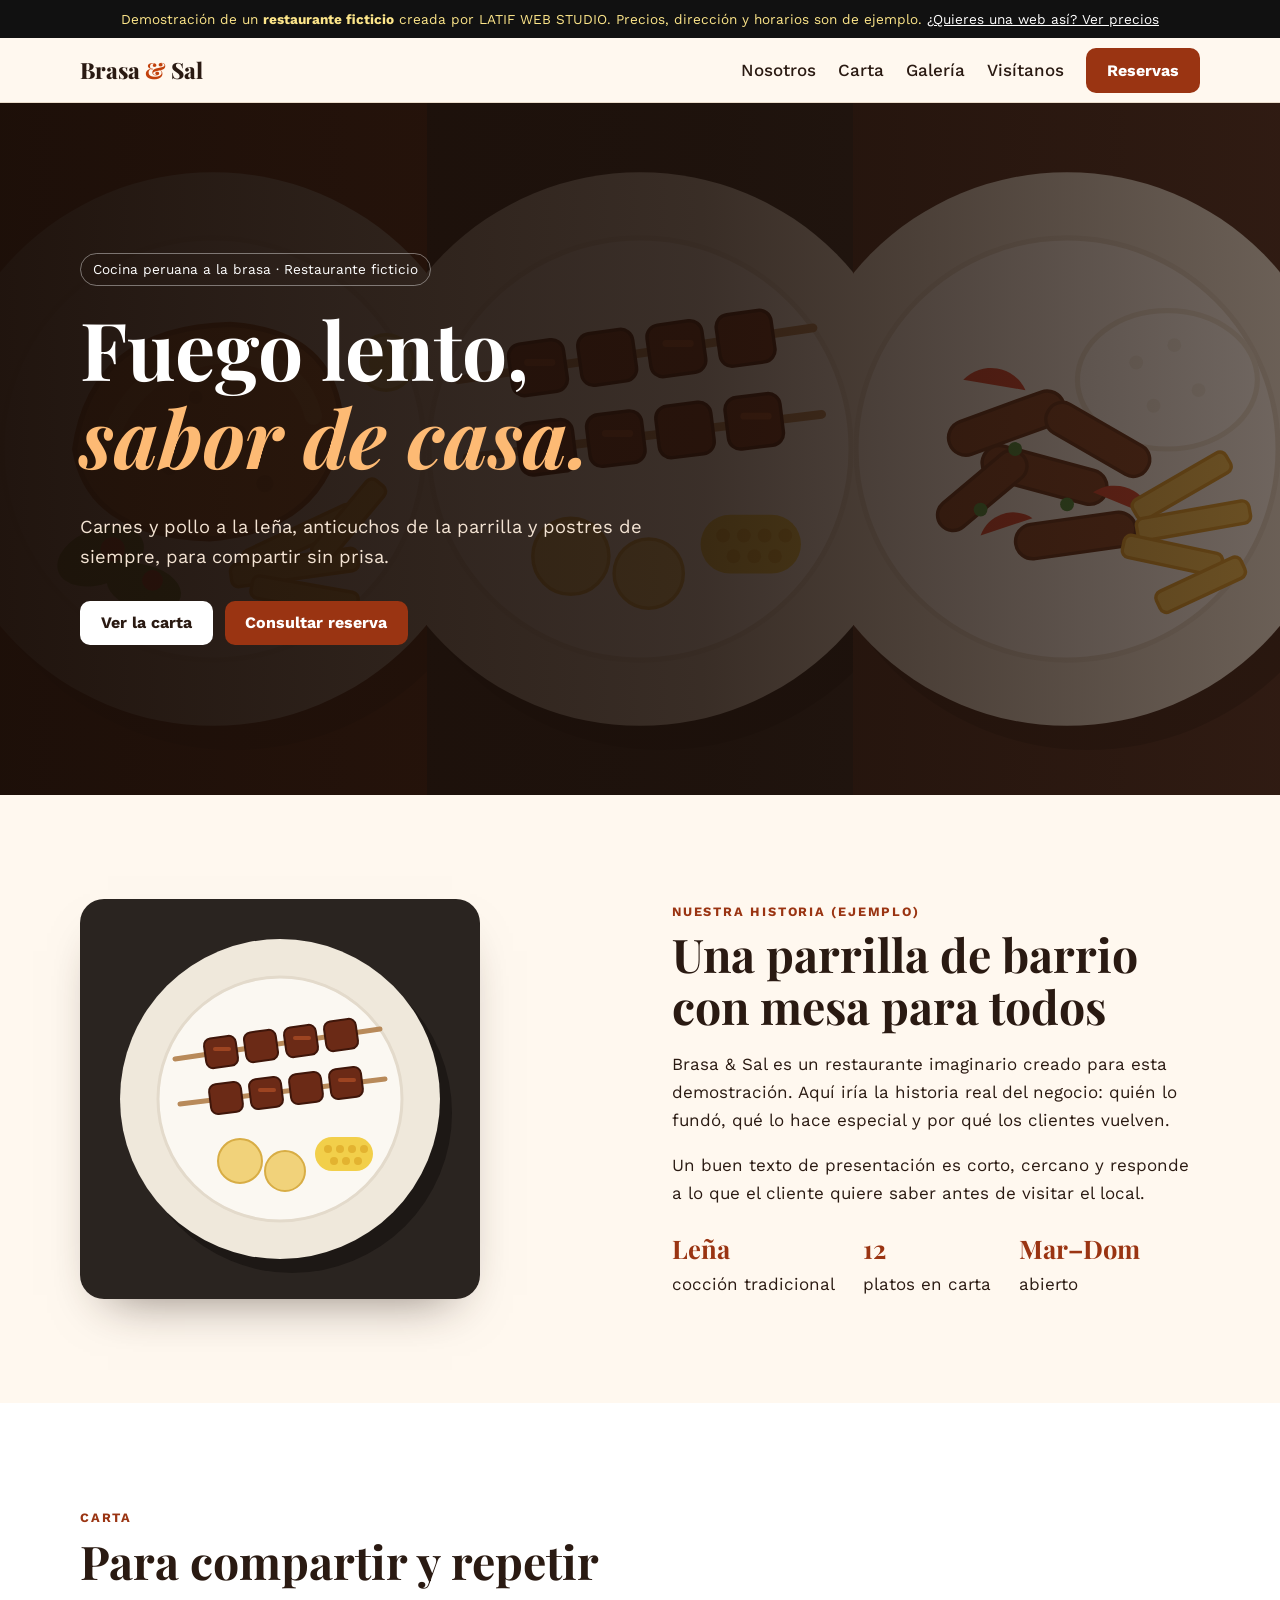
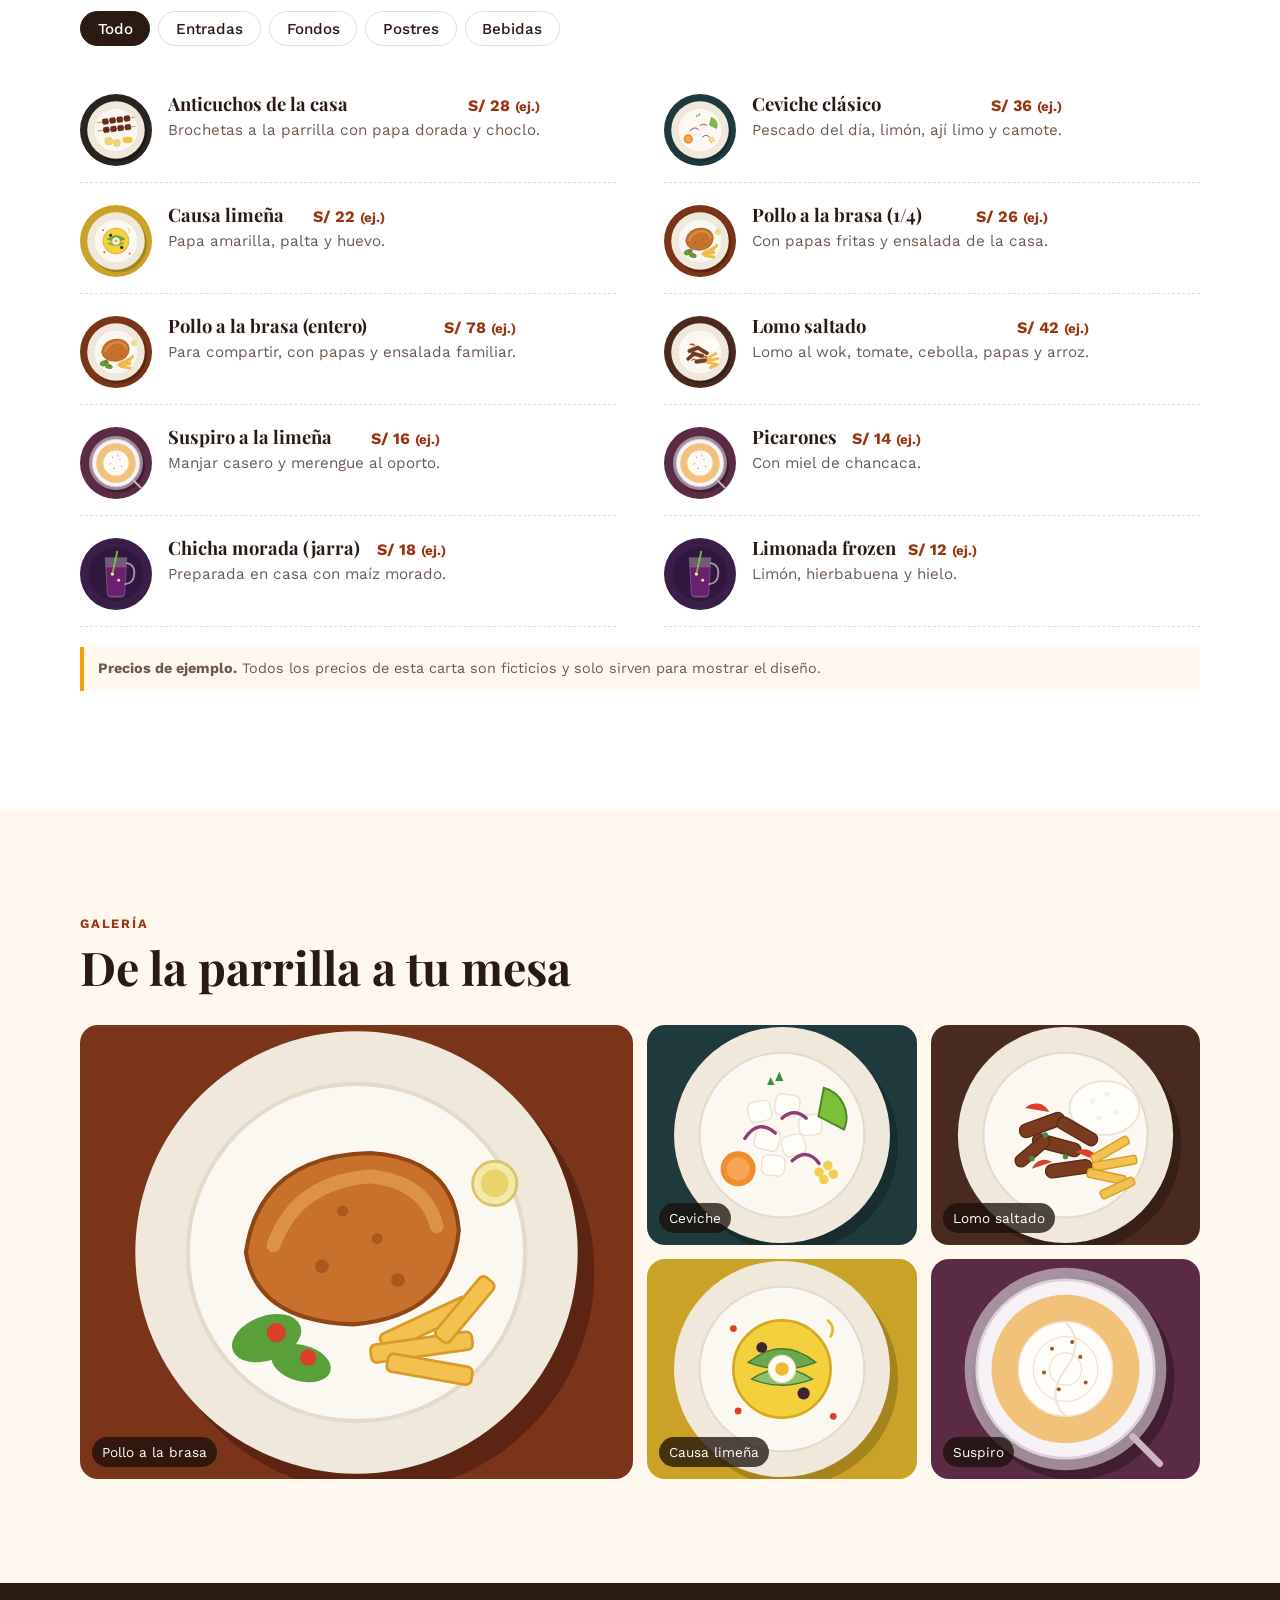
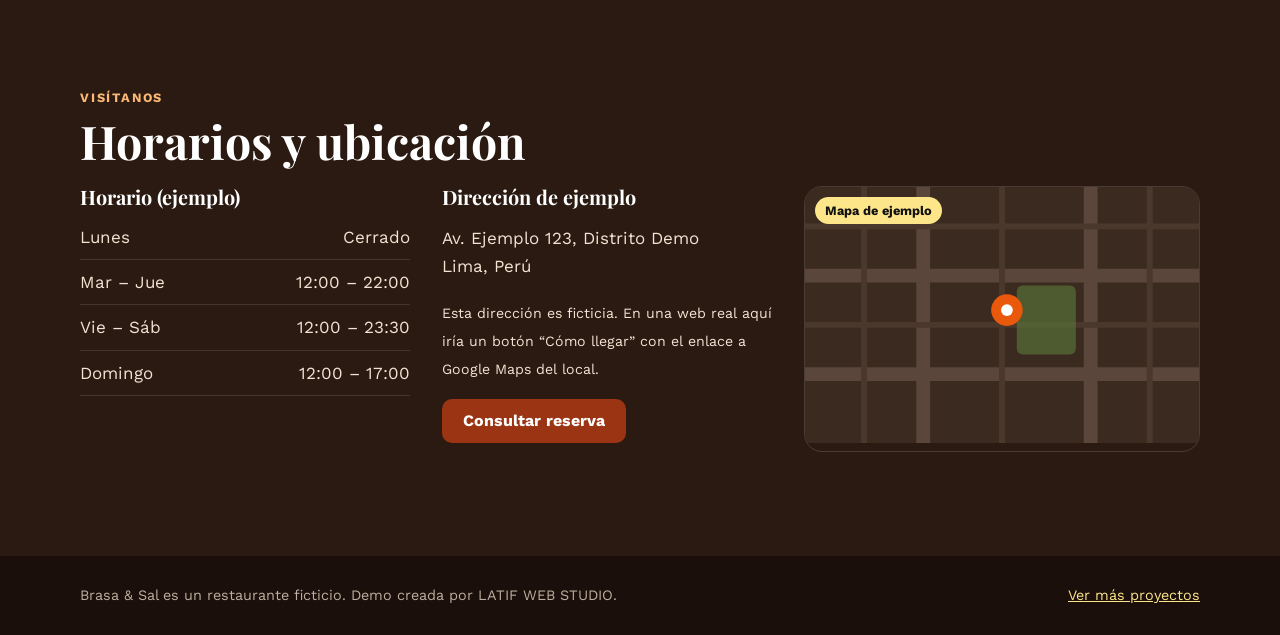
<file: demos/restaurante/index.html>
<!doctype html>
<html lang="es">
<head>
<meta charset="utf-8">
<meta name="viewport" content="width=device-width, initial-scale=1">
<title>Brasa &amp; Sal — Restaurante (demo ficticia)</title>
<meta name="description" content="Demostración de una web para restaurante creada por LATIF WEB STUDIO. Negocio ficticio.">
<meta name="robots" content="noindex">
<link rel="icon" href="img/pollo.svg" type="image/svg+xml">
<link rel="preconnect" href="https://fonts.googleapis.com">
<link rel="preconnect" href="https://fonts.gstatic.com" crossorigin>
<link href="https://fonts.googleapis.com/css2?family=Playfair+Display:ital,wght@0,600;0,800;1,600&family=Work+Sans:wght@400;500;700&display=swap" rel="stylesheet">
<style>
:root{--bg:#fff8ef;--ink:#2a1a12;--muted:#6d5a4e;--ember:#c2410c;--ember-d:#9a3412;--leaf:#3f6b3a;--card:#fff;--line:#eadccb;--serif:"Playfair Display",Georgia,serif;--sans:"Work Sans",system-ui,"Segoe UI",sans-serif}
*{box-sizing:border-box}html{scroll-behavior:smooth;scroll-padding-top:70px}
body{margin:0;font:1.0625rem/1.65 var(--sans);color:var(--ink);background:var(--bg)}
img{max-width:100%;display:block}
h1,h2,h3{font-family:var(--serif);line-height:1.1;margin:0 0 .4em}
h2{font-size:clamp(2rem,4vw,2.9rem)}
a{color:inherit}
:focus-visible{outline:3px solid #f59e0b;outline-offset:3px}
.wrap{width:min(1120px,100% - 32px);margin-inline:auto}
.demo-bar{background:#111;color:#fde68a;text-align:center;font-size:.85rem;padding:8px 16px}
.demo-bar a{color:#fff}
.nav{position:sticky;top:0;z-index:30;background:rgba(255,248,239,.92);backdrop-filter:blur(10px);border-bottom:1px solid var(--line)}
.nav .wrap{display:flex;justify-content:space-between;align-items:center;height:64px;gap:16px}
.logo{font-family:var(--serif);font-weight:800;font-size:1.4rem;text-decoration:none}
.logo span{color:var(--ember)}
.nav nav{display:flex;gap:22px;align-items:center}
.nav nav a{text-decoration:none;font-weight:500}
.nav nav a:hover{color:var(--ember-d)}
.btn{display:inline-flex;align-items:center;gap:.4em;background:var(--ember-d);color:#fff;border:0;border-radius:10px;padding:.8em 1.3em;font:700 1rem var(--sans);text-decoration:none;cursor:pointer;transition:transform .2s,background .2s}
.btn:hover{background:#7c2d12;transform:translateY(-2px)}
.btn--light{background:#fff;color:var(--ink)}.btn--light:hover{background:#fde68a}
.hero{position:relative;color:#fff;background:#2a1a12;overflow:hidden}
.hero__bg{position:absolute;inset:0;display:grid;grid-template-columns:repeat(3,1fr);opacity:.55}
.hero__bg img{width:100%;height:100%;object-fit:cover}
.hero::after{content:"";position:absolute;inset:0;background:linear-gradient(90deg,rgba(26,14,8,.95) 0%,rgba(26,14,8,.75) 55%,rgba(26,14,8,.35))}
.hero .wrap{position:relative;z-index:1;padding:clamp(80px,12vw,150px) 0}
.hero h1{font-size:clamp(2.6rem,7vw,5rem);max-width:12ch}
.hero h1 em{color:#fdba74}
.hero p{max-width:34em;font-size:1.15rem;color:#f3e3d3}
.hero .actions{display:flex;flex-wrap:wrap;gap:12px;margin-top:28px}
.chip{display:inline-block;border:1px solid rgba(255,255,255,.4);border-radius:999px;padding:4px 12px;font-size:.85rem;margin-bottom:18px}
section{padding:clamp(64px,9vw,104px) 0}
.about{display:grid;grid-template-columns:1fr 1fr;gap:clamp(28px,5vw,64px);align-items:center}
.about img{border-radius:24px;box-shadow:0 24px 50px -28px rgba(42,26,18,.6)}
.kicker{color:var(--ember-d);font-weight:700;letter-spacing:.14em;text-transform:uppercase;font-size:.8rem;margin:0 0 .6em}
.stats{display:flex;gap:28px;margin-top:20px;flex-wrap:wrap}
.stats b{display:block;font-family:var(--serif);font-size:1.6rem;color:var(--ember-d)}
.menu-sec{background:#fff}
.tabs{display:flex;flex-wrap:wrap;gap:8px;margin:24px 0 32px}
.tab{border:1.5px solid var(--line);background:#fff;border-radius:999px;padding:.5em 1.1em;font:500 .95rem var(--sans);cursor:pointer;color:var(--ink);transition:.2s}
.tab[aria-pressed="true"]{background:var(--ink);color:#fff;border-color:var(--ink)}
.menu{display:grid;grid-template-columns:1fr 1fr;gap:6px 48px}
.dish{display:flex;gap:16px;padding:16px 0;border-bottom:1px dashed var(--line);animation:fade .4s ease}
.dish img{width:72px;height:72px;border-radius:50%;flex:none}
.dish h3{font-size:1.15rem;margin:0;display:flex;justify-content:space-between;gap:12px;align-items:baseline}
.dish h3 span{font-family:var(--sans);font-size:1rem;color:var(--ember-d);white-space:nowrap}
.dish p{margin:.2em 0 0;color:var(--muted);font-size:.95rem}
.price-note{margin-top:20px;font-size:.9rem;color:var(--muted);background:#fff8ef;border-left:4px solid #f59e0b;padding:10px 14px}
@keyframes fade{from{opacity:0;transform:translateY(6px)}}
.gallery{display:grid;grid-template-columns:repeat(4,1fr);grid-auto-rows:220px;gap:14px;margin-top:32px}
.gallery figure{margin:0;border-radius:18px;overflow:hidden;position:relative}
.gallery figure:first-child{grid-column:span 2;grid-row:span 2}
.gallery img{width:100%;height:100%;object-fit:cover;transition:transform .6s}
.gallery figure:hover img{transform:scale(1.06)}
.gallery figcaption{position:absolute;left:12px;bottom:12px;background:rgba(26,14,8,.75);color:#fff;font-size:.85rem;padding:4px 10px;border-radius:999px}
.info{background:var(--ink);color:#f3e3d3}
.info h2,.info h3{color:#fff}
.info .kicker{color:#fdba74}
.info-grid{display:grid;grid-template-columns:1fr 1fr 1.2fr;gap:32px}
.hours{list-style:none;padding:0;margin:0}
.hours li{display:flex;justify-content:space-between;padding:8px 0;border-bottom:1px solid rgba(255,255,255,.12)}
.map{border-radius:18px;overflow:hidden;border:1px solid rgba(255,255,255,.15);position:relative}
.map span{position:absolute;top:10px;left:10px;background:#fde68a;color:#111;font-size:.8rem;font-weight:700;padding:3px 10px;border-radius:999px}
footer{background:#1a0f0a;color:#bfae9f;padding:28px 0;font-size:.9rem}
footer .wrap{display:flex;justify-content:space-between;flex-wrap:wrap;gap:12px}
footer a{color:#fde68a}
dialog{border:0;border-radius:20px;padding:0;width:min(480px,calc(100% - 32px));box-shadow:0 30px 80px rgba(0,0,0,.45)}
dialog::backdrop{background:rgba(20,10,5,.6)}
.dlg{padding:28px}
.dlg header{display:flex;justify-content:space-between;align-items:start;gap:12px}
.dlg .x{background:none;border:0;font-size:1.8rem;line-height:1;cursor:pointer;color:var(--muted)}
.dlg .warn{background:#fef3c7;border-radius:10px;padding:10px 12px;font-size:.9rem}
.dlg label{display:block;font-weight:700;font-size:.9rem;margin:12px 0 4px}
.dlg input,.dlg select{width:100%;font:inherit;padding:10px 12px;border:1.5px solid var(--line);border-radius:10px}
.dlg .row{display:grid;grid-template-columns:1fr 1fr;gap:12px}
.dlg .btn{margin-top:18px;width:100%;justify-content:center}
.dlg .result{margin:14px 0 0;font-weight:500;color:var(--leaf)}
.reveal{opacity:0;transform:translateY(20px);transition:opacity .7s,transform .7s}
.reveal.in{opacity:1;transform:none}
@media (prefers-reduced-motion:reduce){*{animation:none!important;transition:none!important}.reveal{opacity:1;transform:none}}
@media (max-width:860px){.about,.info-grid{grid-template-columns:1fr}.menu{grid-template-columns:1fr}.gallery{grid-template-columns:1fr 1fr;grid-auto-rows:170px}}
@media (max-width:640px){.nav nav a:not(.btn){display:none}.hero__bg{grid-template-columns:1fr}.hero__bg img:not(:first-child){display:none}.dlg .row{grid-template-columns:1fr}}
</style>
</head>
<body>
<div class="demo-bar" role="note">Demostración de un <strong>restaurante ficticio</strong> creada por LATIF WEB STUDIO. Precios, dirección y horarios son de ejemplo. <a href="../../index.html#precios">¿Quieres una web así? Ver precios</a></div>

<header class="nav">
  <div class="wrap">
    <a class="logo" href="#inicio">Brasa <span>&amp;</span> Sal</a>
    <nav aria-label="Principal">
      <a href="#nosotros">Nosotros</a>
      <a href="#carta">Carta</a>
      <a href="#galeria">Galería</a>
      <a href="#visitanos">Visítanos</a>
      <button class="btn" type="button" data-open-reserva>Reservas</button>
    </nav>
  </div>
</header>

<main>
<section class="hero" id="inicio" style="padding:0">
  <div class="hero__bg" aria-hidden="true"><img src="img/pollo.svg" alt=""><img src="img/anticuchos.svg" alt=""><img src="img/lomo.svg" alt=""></div>
  <div class="wrap">
    <span class="chip">Cocina peruana a la brasa · Restaurante ficticio</span>
    <h1>Fuego lento, <em>sabor de casa.</em></h1>
    <p>Carnes y pollo a la leña, anticuchos de la parrilla y postres de siempre, para compartir sin prisa.</p>
    <div class="actions">
      <a class="btn btn--light" href="#carta">Ver la carta</a>
      <button class="btn" type="button" data-open-reserva>Consultar reserva</button>
    </div>
  </div>
</section>

<section id="nosotros">
  <div class="wrap about">
    <img class="reveal" src="img/anticuchos.svg" alt="Ilustración de anticuchos a la parrilla" width="400" height="400" loading="lazy">
    <div class="reveal">
      <p class="kicker">Nuestra historia (ejemplo)</p>
      <h2>Una parrilla de barrio con mesa para todos</h2>
      <p>Brasa &amp; Sal es un restaurante imaginario creado para esta demostración. Aquí iría la historia real del negocio: quién lo fundó, qué lo hace especial y por qué los clientes vuelven.</p>
      <p>Un buen texto de presentación es corto, cercano y responde a lo que el cliente quiere saber antes de visitar el local.</p>
      <div class="stats"><div><b>Leña</b>cocción tradicional</div><div><b>12</b>platos en carta</div><div><b>Mar–Dom</b>abierto</div></div>
    </div>
  </div>
</section>

<section class="menu-sec" id="carta">
  <div class="wrap">
    <p class="kicker">Carta</p>
    <h2>Para compartir y repetir</h2>
    <div class="tabs" role="group" aria-label="Filtrar la carta">
      <button class="tab" type="button" data-cat="todo" aria-pressed="true">Todo</button>
      <button class="tab" type="button" data-cat="entradas" aria-pressed="false">Entradas</button>
      <button class="tab" type="button" data-cat="fondos" aria-pressed="false">Fondos</button>
      <button class="tab" type="button" data-cat="postres" aria-pressed="false">Postres</button>
      <button class="tab" type="button" data-cat="bebidas" aria-pressed="false">Bebidas</button>
    </div>
    <div class="menu" id="menu" aria-live="polite"></div>
    <p class="price-note"><strong>Precios de ejemplo.</strong> Todos los precios de esta carta son ficticios y solo sirven para mostrar el diseño.</p>
  </div>
</section>

<section id="galeria">
  <div class="wrap">
    <p class="kicker">Galería</p>
    <h2>De la parrilla a tu mesa</h2>
    <div class="gallery">
      <figure class="reveal"><img src="img/pollo.svg" alt="Ilustración de pollo a la brasa con papas" loading="lazy"><figcaption>Pollo a la brasa</figcaption></figure>
      <figure class="reveal"><img src="img/ceviche.svg" alt="Ilustración de ceviche" loading="lazy"><figcaption>Ceviche</figcaption></figure>
      <figure class="reveal"><img src="img/lomo.svg" alt="Ilustración de lomo saltado" loading="lazy"><figcaption>Lomo saltado</figcaption></figure>
      <figure class="reveal"><img src="img/causa.svg" alt="Ilustración de causa limeña" loading="lazy"><figcaption>Causa limeña</figcaption></figure>
      <figure class="reveal"><img src="img/suspiro.svg" alt="Ilustración de suspiro a la limeña" loading="lazy"><figcaption>Suspiro</figcaption></figure>
    </div>
  </div>
</section>

<section class="info" id="visitanos">
  <div class="wrap">
    <p class="kicker">Visítanos</p>
    <h2>Horarios y ubicación</h2>
    <div class="info-grid">
      <div>
        <h3>Horario (ejemplo)</h3>
        <ul class="hours">
          <li><span>Lunes</span><span>Cerrado</span></li>
          <li><span>Mar – Jue</span><span>12:00 – 22:00</span></li>
          <li><span>Vie – Sáb</span><span>12:00 – 23:30</span></li>
          <li><span>Domingo</span><span>12:00 – 17:00</span></li>
        </ul>
      </div>
      <div>
        <h3>Dirección de ejemplo</h3>
        <p>Av. Ejemplo 123, Distrito Demo<br>Lima, Perú</p>
        <p><small>Esta dirección es ficticia. En una web real aquí iría un botón “Cómo llegar” con el enlace a Google Maps del local.</small></p>
        <button class="btn" type="button" data-open-reserva>Consultar reserva</button>
      </div>
      <div class="map" role="img" aria-label="Mapa ilustrativo de ejemplo, no corresponde a una ubicación real">
        <span>Mapa de ejemplo</span>
        <svg viewBox="0 0 400 260" aria-hidden="true"><rect width="400" height="260" fill="#3a2a20"/><g stroke="#5a463a" stroke-width="14"><path d="M0 90h400M0 190h400M120 0v260M290 0v260"/></g><g stroke="#4a382d" stroke-width="6"><path d="M0 40h400M0 140h400M60 0v260M200 0v260M350 0v260"/></g><rect x="215" y="100" width="60" height="70" rx="6" fill="#5c7a3a" opacity=".6"/><circle cx="205" cy="125" r="16" fill="#ea580c"/><circle cx="205" cy="125" r="6" fill="#fff"/></svg>
      </div>
    </div>
  </div>
</section>
</main>

<footer>
  <div class="wrap">
    <span>Brasa &amp; Sal es un restaurante ficticio. Demo creada por LATIF WEB STUDIO.</span>
    <a href="../../index.html">Ver más proyectos</a>
  </div>
</footer>

<dialog id="reserva" aria-labelledby="r-title">
  <form class="dlg" method="dialog" id="r-form" novalidate>
    <header><h3 id="r-title">Consultar reserva</h3><button class="x" value="cancel" formnovalidate aria-label="Cerrar">×</button></header>
    <p class="warn"><strong>Demostración:</strong> este formulario no envía ninguna reserva ni guarda datos. En una web real se conectaría con el WhatsApp del restaurante.</p>
    <label for="r-name">Nombre</label><input id="r-name" required>
    <div class="row">
      <div><label for="r-date">Fecha</label><input id="r-date" type="date" required></div>
      <div><label for="r-people">Personas</label><select id="r-people"><option>2</option><option>3</option><option>4</option><option>5</option><option>6 o más</option></select></div>
    </div>
    <button class="btn" type="submit" value="ok">Preparar consulta</button>
    <p class="result" role="status" aria-live="polite"></p>
  </form>
</dialog>

<script>
(function(){
  var items=[
    {c:"entradas",n:"Anticuchos de la casa",d:"Brochetas a la parrilla con papa dorada y choclo.",p:28,img:"anticuchos"},
    {c:"entradas",n:"Ceviche clásico",d:"Pescado del día, limón, ají limo y camote.",p:36,img:"ceviche"},
    {c:"entradas",n:"Causa limeña",d:"Papa amarilla, palta y huevo.",p:22,img:"causa"},
    {c:"fondos",n:"Pollo a la brasa (1/4)",d:"Con papas fritas y ensalada de la casa.",p:26,img:"pollo"},
    {c:"fondos",n:"Pollo a la brasa (entero)",d:"Para compartir, con papas y ensalada familiar.",p:78,img:"pollo"},
    {c:"fondos",n:"Lomo saltado",d:"Lomo al wok, tomate, cebolla, papas y arroz.",p:42,img:"lomo"},
    {c:"postres",n:"Suspiro a la limeña",d:"Manjar casero y merengue al oporto.",p:16,img:"suspiro"},
    {c:"postres",n:"Picarones",d:"Con miel de chancaca.",p:14,img:"suspiro"},
    {c:"bebidas",n:"Chicha morada (jarra)",d:"Preparada en casa con maíz morado.",p:18,img:"bebida"},
    {c:"bebidas",n:"Limonada frozen",d:"Limón, hierbabuena y hielo.",p:12,img:"bebida"}
  ];
  var menu=document.getElementById("menu");
  function render(cat){
    menu.innerHTML="";
    items.filter(function(i){return cat==="todo"||i.c===cat}).forEach(function(i){
      var el=document.createElement("article");el.className="dish";
      el.innerHTML='<img src="img/'+i.img+'.svg" alt="" width="72" height="72" loading="lazy"><div><h3>'+i.n+'<span>S/ '+i.p+' <small>(ej.)</small></span></h3><p>'+i.d+'</p></div>';
      menu.appendChild(el);
    });
  }
  document.querySelectorAll(".tab").forEach(function(t){
    t.addEventListener("click",function(){
      document.querySelectorAll(".tab").forEach(function(o){o.setAttribute("aria-pressed","false")});
      t.setAttribute("aria-pressed","true");render(t.dataset.cat);
    });
  });
  render("todo");

  var dlg=document.getElementById("reserva"),form=document.getElementById("r-form"),out=form.querySelector(".result");
  var date=document.getElementById("r-date");date.min=new Date().toISOString().slice(0,10);
  document.querySelectorAll("[data-open-reserva]").forEach(function(b){b.addEventListener("click",function(){out.textContent="";dlg.showModal()})});
  form.addEventListener("submit",function(e){
    if(e.submitter&&e.submitter.value==="cancel")return;
    e.preventDefault();
    var name=document.getElementById("r-name").value.trim();
    if(!name||!date.value){out.style.color="#9a3412";out.textContent="Completa tu nombre y la fecha.";return}
    out.style.color="";
    out.textContent="Listo, "+name+". En la web real se abriría WhatsApp con tu consulta para el "+date.value.split("-").reverse().join("/")+" ("+document.getElementById("r-people").value+" personas). En esta demo no se ha enviado nada.";
  });

  if("IntersectionObserver" in window){
    var io=new IntersectionObserver(function(es){es.forEach(function(e){if(e.isIntersecting){e.target.classList.add("in");io.unobserve(e.target)}})},{threshold:.12});
    document.querySelectorAll(".reveal").forEach(function(el){io.observe(el)});
  }else{document.querySelectorAll(".reveal").forEach(function(el){el.classList.add("in")})}
})();
</script>
</body>
</html>
</file>
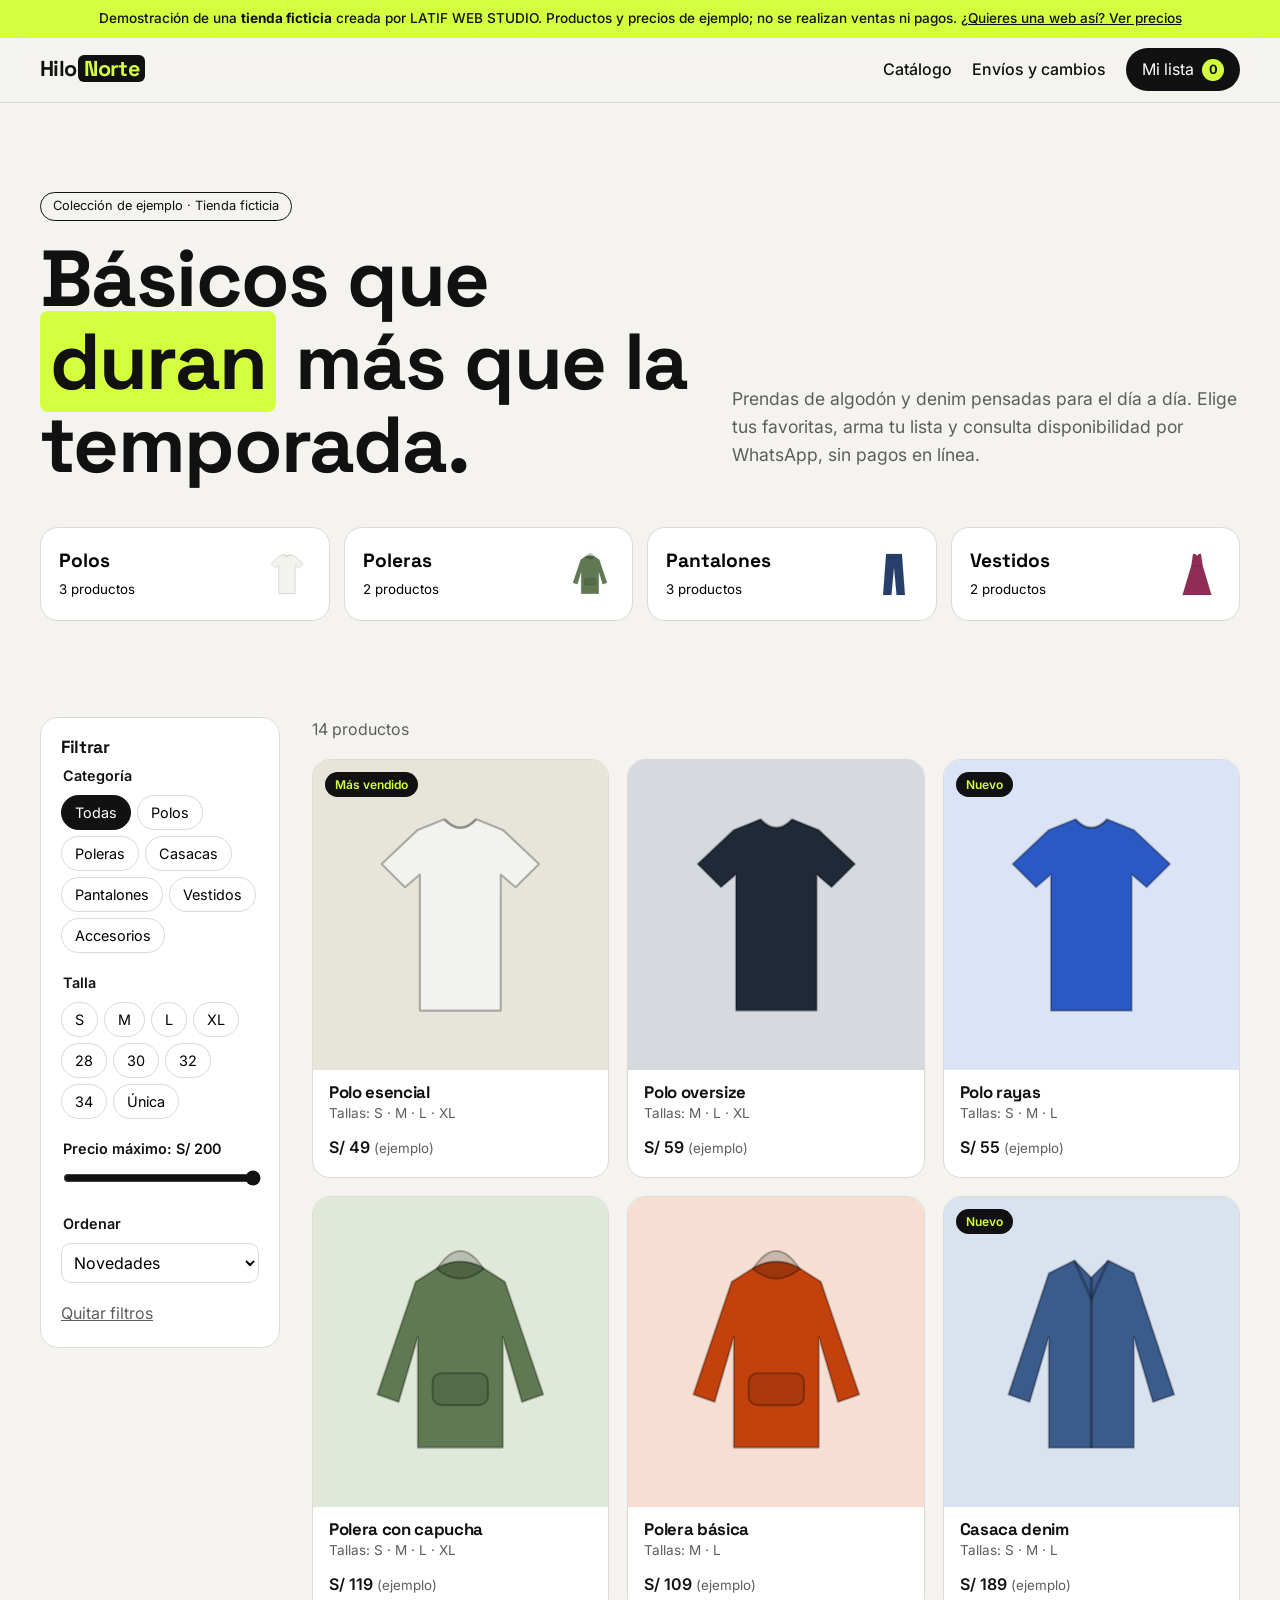
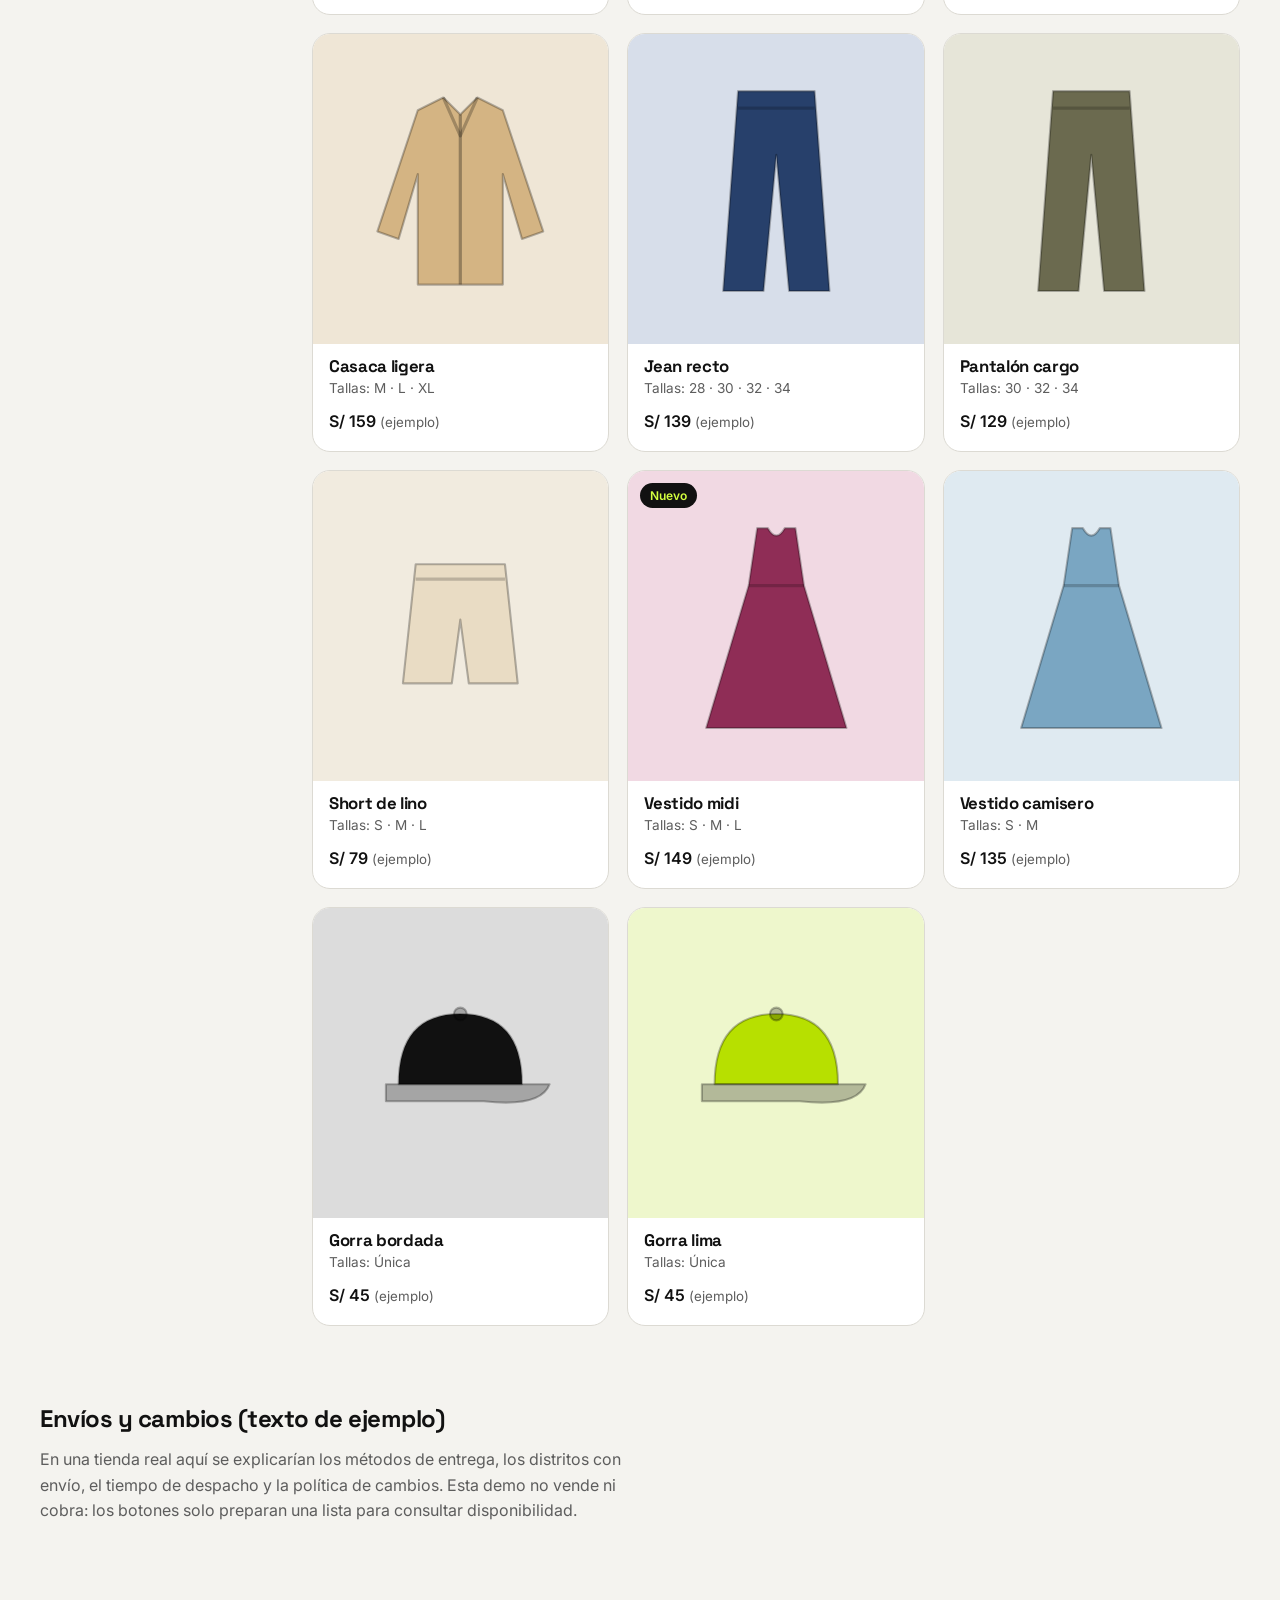
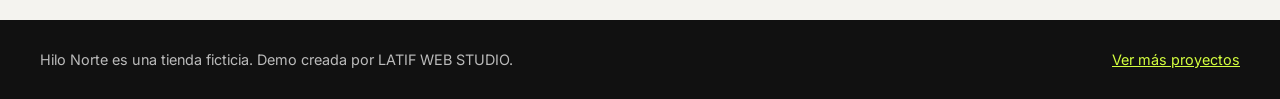
<file: demos/tienda/index.html>
<!doctype html>
<html lang="es">
<head>
<meta charset="utf-8">
<meta name="viewport" content="width=device-width, initial-scale=1">
<title>Hilo Norte — Tienda de ropa (demo ficticia)</title>
<meta name="description" content="Demostración de catálogo de tienda de ropa creada por LATIF WEB STUDIO. Tienda ficticia, sin ventas reales.">
<meta name="robots" content="noindex">
<link rel="icon" href="data:image/svg+xml,%3Csvg xmlns='http://www.w3.org/2000/svg' viewBox='0 0 64 64'%3E%3Crect width='64' height='64' rx='14' fill='%23111'/%3E%3Ctext x='32' y='43' font-size='30' text-anchor='middle' fill='%23d4ff3f' font-family='Arial' font-weight='700'%3EHN%3C/text%3E%3C/svg%3E">
<link rel="preconnect" href="https://fonts.googleapis.com">
<link rel="preconnect" href="https://fonts.gstatic.com" crossorigin>
<link href="https://fonts.googleapis.com/css2?family=Space+Grotesk:wght@500;700&family=Inter:wght@400;500;600&display=swap" rel="stylesheet">
<style>
:root{--bg:#f4f3ef;--ink:#111;--muted:#5d5d5d;--line:#dcdad3;--lime:#d4ff3f;--card:#fff;--head:"Space Grotesk",system-ui,sans-serif;--sans:"Inter",system-ui,"Segoe UI",sans-serif}
*{box-sizing:border-box}html{scroll-behavior:smooth}
body{margin:0;font:1rem/1.6 var(--sans);color:var(--ink);background:var(--bg)}
h1,h2,h3{font-family:var(--head);line-height:1.05;margin:0 0 .4em;letter-spacing:-.02em}
a{color:inherit}button{font:inherit}
:focus-visible{outline:3px solid #2563eb;outline-offset:2px}
.wrap{width:min(1200px,100% - 32px);margin-inline:auto}
.demo-bar{background:var(--lime);text-align:center;font-size:.85rem;padding:8px 16px;font-weight:500}
.nav{position:sticky;top:0;z-index:20;background:rgba(244,243,239,.92);backdrop-filter:blur(10px);border-bottom:1px solid var(--line)}
.nav .wrap{display:flex;align-items:center;justify-content:space-between;height:64px;gap:16px}
.logo{font-family:var(--head);font-weight:700;font-size:1.35rem;text-decoration:none;letter-spacing:-.03em}
.logo i{font-style:normal;background:var(--ink);color:var(--lime);padding:0 6px;border-radius:6px;margin-left:2px}
.nav nav{display:flex;gap:20px;align-items:center}
.nav nav a{text-decoration:none;font-weight:500}
.list-btn{display:inline-flex;align-items:center;gap:8px;background:var(--ink);color:#fff;border:0;border-radius:999px;padding:.55em 1em;cursor:pointer}
.list-btn b{background:var(--lime);color:var(--ink);border-radius:999px;min-width:22px;height:22px;display:grid;place-items:center;font-size:.8rem}
.hero{padding:clamp(48px,7vw,90px) 0 40px}
.hero__top{display:grid;grid-template-columns:1.3fr 1fr;gap:32px;align-items:end;margin-bottom:40px}
.hero h1{font-size:clamp(2.5rem,6.2vw,5rem);margin:0}
.hero h1 span{background:var(--lime);padding:0 .12em;border-radius:8px}
.hero p{font-size:1.1rem;color:var(--muted);max-width:30em}
.hero .tag{display:inline-block;border:1px solid var(--ink);border-radius:999px;padding:3px 12px;font-size:.8rem;margin-bottom:16px}
.cats{display:grid;grid-template-columns:repeat(4,1fr);gap:14px;margin-top:12px;margin-bottom:56px}
.cat{background:var(--card);border:1px solid var(--line);border-radius:18px;padding:18px;text-align:left;cursor:pointer;display:flex;justify-content:space-between;align-items:center;transition:transform .25s,border-color .25s}
.cat:hover{transform:translateY(-3px);border-color:var(--ink)}
.cat strong{font-family:var(--head);font-size:1.2rem}
.cat svg{width:48px;height:48px}
.shop{display:grid;grid-template-columns:240px 1fr;gap:32px;padding-bottom:80px}
.filters{position:sticky;top:84px;align-self:start;background:var(--card);border:1px solid var(--line);border-radius:18px;padding:20px}
.filters h2{font-size:1.1rem}
.filters fieldset{border:0;padding:0;margin:0 0 18px}
.filters legend{font-weight:600;font-size:.9rem;margin-bottom:8px}
.opts{display:flex;flex-wrap:wrap;gap:6px}
.opt{border:1.5px solid var(--line);background:#fff;border-radius:999px;padding:.35em .9em;font-size:.9rem;cursor:pointer}
.opt[aria-pressed="true"]{background:var(--ink);color:#fff;border-color:var(--ink)}
.filters input[type=range]{width:100%;accent-color:var(--ink)}
.filters select{width:100%;padding:8px;border-radius:10px;border:1.5px solid var(--line);font:inherit;background:#fff}
.reset{background:none;border:0;text-decoration:underline;cursor:pointer;padding:0;color:var(--muted)}
.bar{display:flex;justify-content:space-between;align-items:center;margin-bottom:16px;gap:12px;flex-wrap:wrap}
.bar p{margin:0;color:var(--muted)}
.grid{display:grid;grid-template-columns:repeat(3,1fr);gap:18px}
.p{background:var(--card);border-radius:18px;overflow:hidden;border:1px solid var(--line);display:flex;flex-direction:column;animation:in .35s ease}
@keyframes in{from{opacity:0;transform:scale(.98)}}
.p__img{aspect-ratio:1/1.05;display:grid;place-items:center;position:relative;border:0;cursor:pointer;padding:0;width:100%}
.p__img svg{width:72%;transition:transform .5s}
.p:hover .p__img svg{transform:scale(1.06) rotate(-2deg)}
.badge{position:absolute;top:12px;left:12px;background:var(--ink);color:var(--lime);font-size:.75rem;font-weight:600;padding:3px 10px;border-radius:999px}
.p__body{padding:14px 16px 16px;display:flex;flex-direction:column;gap:2px;flex:1}
.p__body h3{font-size:1.05rem;margin:0}
.p__meta{display:flex;justify-content:space-between;align-items:center;margin-top:auto;padding-top:8px}
.price{font-weight:600}
.price small{color:var(--muted);font-weight:400}
.sizes{color:var(--muted);font-size:.85rem}
.empty{grid-column:1/-1;text-align:center;padding:60px 20px;background:#fff;border-radius:18px;border:1px dashed var(--line)}
dialog{border:0;border-radius:24px;padding:0;width:min(820px,calc(100% - 24px));max-height:calc(100% - 24px)}
dialog::backdrop{background:rgba(0,0,0,.5)}
.detail{display:grid;grid-template-columns:1fr 1fr}
.detail__img{display:grid;place-items:center;min-height:320px}
.detail__img svg{width:70%}
.detail__info{padding:28px;position:relative}
.close{position:absolute;top:12px;right:14px;background:none;border:0;font-size:1.8rem;cursor:pointer;line-height:1}
.btn{display:inline-flex;justify-content:center;align-items:center;background:var(--ink);color:#fff;border:0;border-radius:12px;padding:.85em 1.2em;font-weight:600;cursor:pointer;width:100%;margin-top:14px}
.btn:hover{background:#333}
.note{font-size:.85rem;color:var(--muted);background:#f6f6f2;border-radius:10px;padding:10px 12px;margin-top:14px}
.list ul{list-style:none;padding:0;margin:0 0 10px}
.list li{display:flex;justify-content:space-between;gap:10px;padding:10px 0;border-bottom:1px solid var(--line)}
.list li button{background:none;border:0;color:#b91c1c;cursor:pointer}
footer{background:var(--ink);color:#bbb;padding:28px 0;font-size:.9rem}
footer .wrap{display:flex;justify-content:space-between;flex-wrap:wrap;gap:12px}
footer a{color:var(--lime)}
@media (prefers-reduced-motion:reduce){*{animation:none!important;transition:none!important}}
@media (max-width:980px){.grid{grid-template-columns:repeat(2,1fr)}.shop{grid-template-columns:1fr}.filters{position:static}.hero__top{grid-template-columns:1fr}}
@media (max-width:640px){.cats{grid-template-columns:repeat(2,minmax(0,1fr));gap:10px}.cat{padding:14px;gap:8px}.cat strong{font-size:1.05rem}.cat svg{width:38px;height:38px;flex:none}.nav nav a{display:none}.detail{grid-template-columns:1fr}.detail__img{min-height:220px}}
@media (max-width:420px){.grid{grid-template-columns:1fr 1fr;gap:10px}.p__body{padding:10px 12px 12px}.p__body h3{font-size:.95rem}.sizes{display:none}}
</style>
</head>
<body>
<div class="demo-bar" role="note">Demostración de una <strong>tienda ficticia</strong> creada por LATIF WEB STUDIO. Productos y precios de ejemplo; no se realizan ventas ni pagos. <a href="../../index.html#precios">¿Quieres una web así? Ver precios</a></div>
<header class="nav">
  <div class="wrap">
    <a class="logo" href="#top">Hilo<i>Norte</i></a>
    <nav aria-label="Principal">
      <a href="#catalogo">Catálogo</a>
      <a href="#info">Envíos y cambios</a>
      <button class="list-btn" type="button" id="open-list" aria-label="Abrir mi lista de consulta">Mi lista <b id="count">0</b></button>
    </nav>
  </div>
</header>

<main id="top">
<section class="hero">
  <div class="wrap hero__top">
    <div>
      <span class="tag">Colección de ejemplo · Tienda ficticia</span>
      <h1>Básicos que <span>duran</span> más que la temporada.</h1>
    </div>
    <p>Prendas de algodón y denim pensadas para el día a día. Elige tus favoritas, arma tu lista y consulta disponibilidad por WhatsApp, sin pagos en línea.</p>
  </div>
  <div class="wrap cats" id="cats"></div>
</section>

<section class="wrap shop" id="catalogo" aria-label="Catálogo">
  <aside class="filters" aria-label="Filtros">
    <h2>Filtrar</h2>
    <fieldset><legend>Categoría</legend><div class="opts" id="f-cat"></div></fieldset>
    <fieldset><legend>Talla</legend><div class="opts" id="f-size"></div></fieldset>
    <fieldset>
      <legend><label for="f-price">Precio máximo: <span id="price-out">S/ 200</span></label></legend>
      <input id="f-price" type="range" min="40" max="200" step="10" value="200">
    </fieldset>
    <fieldset><legend><label for="f-sort">Ordenar</label></legend>
      <select id="f-sort"><option value="new">Novedades</option><option value="asc">Precio: menor a mayor</option><option value="desc">Precio: mayor a menor</option></select>
    </fieldset>
    <button class="reset" type="button" id="reset">Quitar filtros</button>
  </aside>
  <div>
    <div class="bar"><p id="results" aria-live="polite"></p></div>
    <div class="grid" id="grid"></div>
  </div>
</section>

<section class="wrap" id="info" style="padding-bottom:80px">
  <h2>Envíos y cambios (texto de ejemplo)</h2>
  <p style="max-width:60ch;color:var(--muted)">En una tienda real aquí se explicarían los métodos de entrega, los distritos con envío, el tiempo de despacho y la política de cambios. Esta demo no vende ni cobra: los botones solo preparan una lista para consultar disponibilidad.</p>
</section>
</main>

<footer><div class="wrap"><span>Hilo Norte es una tienda ficticia. Demo creada por LATIF WEB STUDIO.</span><a href="../../index.html">Ver más proyectos</a></div></footer>

<dialog id="dlg"><div id="dlg-body"></div></dialog>

<script>
(function(){
  var SHAPES={
    polo:'<path d="M60 30 L85 20 Q100 36 115 20 L140 30 L174 62 L152 84 L138 72 L138 200 L62 200 L62 72 L48 84 L26 62 Z"/><path d="M85 20 Q100 36 115 20" fill="none" stroke="rgba(0,0,0,.18)" stroke-width="3"/>',
    polera:'<path d="M58 44 L80 30 Q100 20 120 30 L142 44 L178 150 L158 157 L140 96 L140 200 L60 200 L60 96 L42 157 L22 150 Z"/><path d="M78 32 Q100 -2 122 32 Q100 50 78 32Z" fill="rgba(0,0,0,.18)"/><rect x="74" y="130" width="52" height="30" rx="8" fill="rgba(0,0,0,.12)"/>',
    casaca:'<path d="M60 36 L84 24 L100 40 L116 24 L140 36 L178 150 L158 157 L140 96 L140 200 L60 200 L60 96 L42 157 L22 150 Z"/><path d="M100 40 V200" stroke="rgba(0,0,0,.3)" stroke-width="3"/><path d="M84 24 L100 60 L116 24" fill="none" stroke="rgba(0,0,0,.25)" stroke-width="3"/>',
    pantalon:'<path d="M64 18 H136 L150 206 H112 L100 78 L88 206 H50 Z"/><path d="M64 34 H136" stroke="rgba(0,0,0,.2)" stroke-width="3"/>',
    short:'<path d="M58 52 H142 L154 164 H108 L100 104 L92 164 H46 Z"/><path d="M58 66 H142" stroke="rgba(0,0,0,.2)" stroke-width="3"/>',
    vestido:'<path d="M82 18 L92 18 Q100 32 108 18 L118 18 L126 72 L166 206 H34 L74 72 Z"/><path d="M74 72 H126" stroke="rgba(0,0,0,.2)" stroke-width="3"/>',
    gorra:'<path d="M42 130 Q42 64 100 64 Q158 64 158 130 Z"/><path d="M30 130 H184 Q176 152 122 146 H30 Z" fill="rgba(0,0,0,.25)"/><circle cx="100" cy="64" r="6" fill="rgba(0,0,0,.25)"/>'
  };
  function art(p,size){
    return '<svg viewBox="0 0 200 220" role="img" aria-label="Ilustración de '+p.n.toLowerCase()+' color '+p.colorName+'" '+(size?'width="'+size+'"':'')+'><g fill="'+p.color+'" stroke="rgba(0,0,0,.28)" stroke-width="2" stroke-linejoin="round">'+SHAPES[p.s]+'</g></svg>';
  }
  var P=[
    {n:"Polo esencial",cat:"Polos",s:"polo",color:"#f2f2ee",colorName:"blanco",bg:"#e7e4da",price:49,sizes:["S","M","L","XL"],tag:"Más vendido"},
    {n:"Polo oversize",cat:"Polos",s:"polo",color:"#1f2937",colorName:"grafito",bg:"#d6d9de",price:59,sizes:["M","L","XL"]},
    {n:"Polo rayas",cat:"Polos",s:"polo",color:"#2b59c3",colorName:"azul",bg:"#dbe4f7",price:55,sizes:["S","M","L"],tag:"Nuevo"},
    {n:"Polera con capucha",cat:"Poleras",s:"polera",color:"#5f7a52",colorName:"oliva",bg:"#e0e8d9",price:119,sizes:["S","M","L","XL"]},
    {n:"Polera básica",cat:"Poleras",s:"polera",color:"#c2410c",colorName:"terracota",bg:"#f6dfd2",price:109,sizes:["M","L"]},
    {n:"Casaca denim",cat:"Casacas",s:"casaca",color:"#3b5b8c",colorName:"denim",bg:"#d9e2ef",price:189,sizes:["S","M","L"],tag:"Nuevo"},
    {n:"Casaca ligera",cat:"Casacas",s:"casaca",color:"#d4b483",colorName:"arena",bg:"#efe6d6",price:159,sizes:["M","L","XL"]},
    {n:"Jean recto",cat:"Pantalones",s:"pantalon",color:"#27406b",colorName:"índigo",bg:"#d7deea",price:139,sizes:["28","30","32","34"]},
    {n:"Pantalón cargo",cat:"Pantalones",s:"pantalon",color:"#6b6a4f",colorName:"caqui",bg:"#e6e5d8",price:129,sizes:["30","32","34"]},
    {n:"Short de lino",cat:"Pantalones",s:"short",color:"#e9dcc4",colorName:"crudo",bg:"#f1ebdf",price:79,sizes:["S","M","L"]},
    {n:"Vestido midi",cat:"Vestidos",s:"vestido",color:"#8f2d56",colorName:"vino",bg:"#f1d9e3",price:149,sizes:["S","M","L"],tag:"Nuevo"},
    {n:"Vestido camisero",cat:"Vestidos",s:"vestido",color:"#7aa6c2",colorName:"celeste",bg:"#dfeaf1",price:135,sizes:["S","M"]},
    {n:"Gorra bordada",cat:"Accesorios",s:"gorra",color:"#111111",colorName:"negro",bg:"#dcdcdc",price:45,sizes:["Única"]},
    {n:"Gorra lima",cat:"Accesorios",s:"gorra",color:"#b7e000",colorName:"lima",bg:"#eef7cc",price:45,sizes:["Única"]}
  ];
  P.forEach(function(p,i){p.id=i});
  var CATS=["Todas","Polos","Poleras","Casacas","Pantalones","Vestidos","Accesorios"];
  var SIZES=["S","M","L","XL","28","30","32","34","Única"];
  var state={cat:"Todas",size:null,max:200,sort:"new"};
  var list=[];

  // Tarjetas de categoría
  var catsEl=document.getElementById("cats");
  ["Polos","Poleras","Pantalones","Vestidos"].forEach(function(c){
    var sample=P.filter(function(p){return p.cat===c})[0];
    var b=document.createElement("button");b.className="cat";b.type="button";
    b.innerHTML='<span><strong>'+c+'</strong><br><small>'+P.filter(function(p){return p.cat===c}).length+' productos</small></span>'+art(sample);
    b.querySelector("svg").setAttribute("aria-hidden","true");
    b.addEventListener("click",function(){setCat(c);document.getElementById("catalogo").scrollIntoView({behavior:"smooth"})});
    catsEl.appendChild(b);
  });

  function pills(el,values,key){
    el.innerHTML="";
    values.forEach(function(v){
      var b=document.createElement("button");b.type="button";b.className="opt";b.textContent=v;
      b.setAttribute("aria-pressed",String(state[key]===v||(key==="cat"&&false)));
      b.addEventListener("click",function(){
        if(key==="size")state.size=state.size===v?null:v;else state.cat=v;
        sync();render();
      });
      el.appendChild(b);
    });
  }
  function sync(){
    document.querySelectorAll("#f-cat .opt").forEach(function(b){b.setAttribute("aria-pressed",String(b.textContent===state.cat))});
    document.querySelectorAll("#f-size .opt").forEach(function(b){b.setAttribute("aria-pressed",String(b.textContent===state.size))});
    document.getElementById("f-price").value=state.max;
    document.getElementById("price-out").textContent="S/ "+state.max;
    document.getElementById("f-sort").value=state.sort;
  }
  function setCat(c){state.cat=c;sync();render()}
  pills(document.getElementById("f-cat"),CATS,"cat");
  pills(document.getElementById("f-size"),SIZES,"size");
  document.getElementById("f-price").addEventListener("input",function(e){state.max=+e.target.value;sync();render()});
  document.getElementById("f-sort").addEventListener("change",function(e){state.sort=e.target.value;render()});
  document.getElementById("reset").addEventListener("click",function(){state={cat:"Todas",size:null,max:200,sort:"new"};sync();render()});

  var grid=document.getElementById("grid");
  function render(){
    var r=P.filter(function(p){
      return (state.cat==="Todas"||p.cat===state.cat)&&(!state.size||p.sizes.indexOf(state.size)>-1)&&p.price<=state.max;
    });
    if(state.sort==="asc")r.sort(function(a,b){return a.price-b.price});
    if(state.sort==="desc")r.sort(function(a,b){return b.price-a.price});
    document.getElementById("results").textContent=r.length+(r.length===1?" producto":" productos");
    grid.innerHTML="";
    if(!r.length){grid.innerHTML='<div class="empty"><p><strong>No hay productos con estos filtros.</strong></p><p>Prueba con otra talla o sube el precio máximo.</p></div>';return}
    r.forEach(function(p){
      var a=document.createElement("article");a.className="p";
      a.innerHTML='<button class="p__img" type="button" style="background:'+p.bg+'" aria-label="Ver ficha de '+p.n+'">'+(p.tag?'<span class="badge">'+p.tag+'</span>':'')+art(p)+'</button>'+
        '<div class="p__body"><h3>'+p.n+'</h3><span class="sizes">Tallas: '+p.sizes.join(" · ")+'</span><div class="p__meta"><span class="price">S/ '+p.price+' <small>(ejemplo)</small></span></div></div>';
      a.querySelector(".p__img").addEventListener("click",function(){openProduct(p)});
      grid.appendChild(a);
    });
  }

  var dlg=document.getElementById("dlg"),body=document.getElementById("dlg-body");
  function openProduct(p){
    var chosen=null;
    body.innerHTML='<div class="detail"><div class="detail__img" style="background:'+p.bg+'">'+art(p)+'</div><div class="detail__info">'+
      '<button class="close" type="button" aria-label="Cerrar">×</button><p style="margin:0;color:var(--muted)">'+p.cat+'</p><h2>'+p.n+'</h2>'+
      '<p class="price" style="font-size:1.3rem">S/ '+p.price+' <small>(precio de ejemplo)</small></p>'+
      '<p>Color '+p.colorName+'. Descripción de ejemplo: tejido suave, corte cómodo y costuras reforzadas. En una tienda real aquí irían material, medidas y cuidados.</p>'+
      '<fieldset style="border:0;padding:0;margin:0"><legend style="font-weight:600;margin-bottom:6px">Talla</legend><div class="opts">'+
      p.sizes.map(function(s){return '<button type="button" class="opt" aria-pressed="false">'+s+'</button>'}).join("")+'</div></fieldset>'+
      '<button class="btn" type="button" id="add">Añadir a mi lista de consulta</button><p class="msg" role="status" aria-live="polite" style="margin:8px 0 0"></p>'+
      '<p class="note">Demostración: no hay carrito de compra ni pagos. La lista solo sirve para consultar disponibilidad.</p></div></div>';
    var opts=body.querySelectorAll(".opt"),msg=body.querySelector(".msg");
    if(p.sizes.length===1){chosen=p.sizes[0];opts[0].setAttribute("aria-pressed","true")}
    opts.forEach(function(o){o.addEventListener("click",function(){opts.forEach(function(x){x.setAttribute("aria-pressed","false")});o.setAttribute("aria-pressed","true");chosen=o.textContent})});
    body.querySelector("#add").addEventListener("click",function(){
      if(!chosen){msg.textContent="Elige una talla primero.";return}
      list.push({n:p.n,size:chosen,price:p.price});updateCount();
      msg.textContent="Añadido: "+p.n+" (talla "+chosen+").";
    });
    body.querySelector(".close").addEventListener("click",function(){dlg.close()});
    dlg.showModal();
  }
  function updateCount(){document.getElementById("count").textContent=list.length}
  document.getElementById("open-list").addEventListener("click",function(){
    var total=list.reduce(function(s,i){return s+i.price},0);
    body.innerHTML='<div class="detail__info list"><button class="close" type="button" aria-label="Cerrar">×</button><h2>Mi lista de consulta</h2>'+
      (list.length?'<ul>'+list.map(function(i,k){return '<li><span>'+i.n+' · talla '+i.size+'</span><span>S/ '+i.price+' <button type="button" data-k="'+k+'" aria-label="Quitar '+i.n+'">Quitar</button></span></li>'}).join("")+'</ul><p><strong>Total de referencia: S/ '+total+'</strong> (precios de ejemplo)</p>'+
      '<button class="btn" type="button" id="consult">Preparar consulta por WhatsApp</button><p class="msg" role="status" aria-live="polite"></p>':'<p>Tu lista está vacía. Abre un producto y añádelo con su talla.</p>')+
      '<p class="note">En la web real, este botón abriría WhatsApp con la lista para que la tienda confirme stock. En esta demo no se envía nada ni se cobra.</p></div>';
    body.querySelector(".close").addEventListener("click",function(){dlg.close()});
    body.querySelectorAll("[data-k]").forEach(function(b){b.addEventListener("click",function(){list.splice(+b.dataset.k,1);updateCount();dlg.close();document.getElementById("open-list").click()})});
    var c=body.querySelector("#consult");
    if(c)c.addEventListener("click",function(){body.querySelector(".msg").textContent="Demo: aquí se abriría WhatsApp con "+list.length+" producto(s). No se ha enviado nada."});
    if(!dlg.open)dlg.showModal();
  });
  dlg.addEventListener("click",function(e){if(e.target===dlg)dlg.close()});

  sync();render();
})();
</script>
</body>
</html>
</file>
<file: assets/css/styles.css>
/* LATIF WEB STUDIO — estilos del portafolio
   Colores principales: cámbialos aquí y se actualiza todo el sitio. */
:root {
  --ink: #16151d;
  --ink-2: #23222c;
  --paper: #fbf8f3;
  --cream: #f2ebdf;
  --line: #e2d9ca;
  --text: #2b2a33;
  --muted: #625f6b;
  --accent: #d9482b;      /* terracota */
  --accent-ink: #b33a20;  /* versión con contraste AA sobre claro */
  --gold: #e8b75a;
  --radius: 18px;
  --shadow: 0 20px 50px -24px rgba(22, 21, 29, .35);
  --display: "Fraunces", Georgia, "Times New Roman", serif;
  --sans: "Manrope", system-ui, -apple-system, "Segoe UI", Roboto, sans-serif;
  --ease: cubic-bezier(.2, .7, .2, 1);
}

*, *::before, *::after { box-sizing: border-box; }
[hidden] { display: none !important; }
html { scroll-behavior: smooth; scroll-padding-top: 84px; }
body {
  margin: 0;
  font-family: var(--sans);
  font-size: 1.0625rem;
  line-height: 1.65;
  color: var(--text);
  background: var(--paper);
  -webkit-font-smoothing: antialiased;
}
img { max-width: 100%; height: auto; display: block; }
a { color: inherit; }
h1, h2, h3 { font-family: var(--display); line-height: 1.1; color: var(--ink); margin: 0 0 .5em; font-weight: 700; letter-spacing: -.01em; }
h1 { font-size: clamp(2.3rem, 5.4vw, 4.2rem); }
h2 { font-size: clamp(1.9rem, 3.6vw, 2.8rem); }
h3 { font-size: 1.3rem; }
p { margin: 0 0 1em; }
:focus-visible { outline: 3px solid var(--gold); outline-offset: 3px; border-radius: 6px; }

.wrap { width: min(1160px, 100% - 32px); margin-inline: auto; }
.wrap--narrow { width: min(820px, 100% - 32px); }
.sr-only { position: absolute; width: 1px; height: 1px; overflow: hidden; clip: rect(0 0 0 0); white-space: nowrap; }
.skip { position: absolute; left: -999px; top: 8px; background: var(--ink); color: #fff; padding: 10px 16px; border-radius: 8px; z-index: 100; }
.skip:focus { left: 8px; }

.eyebrow { font-size: .8rem; font-weight: 700; text-transform: uppercase; letter-spacing: .16em; color: var(--accent-ink); margin-bottom: .9em; }
.lead { font-size: 1.2rem; color: var(--muted); max-width: 36em; }
.hl { color: var(--accent-ink); font-style: italic; }

/* Botones */
.btn {
  display: inline-flex; align-items: center; justify-content: center; gap: .5em;
  padding: .85em 1.5em; border-radius: 999px; border: 2px solid var(--ink);
  background: var(--ink); color: #fff; font: 700 1rem var(--sans); text-decoration: none; cursor: pointer;
  transition: transform .25s var(--ease), background .25s, color .25s, box-shadow .25s;
}
.btn:hover { transform: translateY(-2px); box-shadow: 0 10px 24px -12px rgba(22,21,29,.6); background: var(--accent-ink); border-color: var(--accent-ink); }
.btn--ghost { background: transparent; color: var(--ink); }
.btn--ghost:hover { color: #fff; }
.btn--small { padding: .55em 1.1em; font-size: .92rem; }
.btn[aria-disabled="true"] { opacity: .55; cursor: not-allowed; transform: none; box-shadow: none; }

/* Navegación */
.nav { position: sticky; top: 0; z-index: 50; background: rgba(251, 248, 243, .86); backdrop-filter: blur(12px); border-bottom: 1px solid transparent; transition: border-color .3s, box-shadow .3s; }
.nav.is-scrolled { border-color: var(--line); box-shadow: 0 8px 24px -20px rgba(0,0,0,.4); }
.nav__inner { display: flex; align-items: center; justify-content: space-between; height: 72px; }
.brand { display: inline-flex; align-items: center; gap: .6em; text-decoration: none; font-weight: 700; letter-spacing: .08em; color: var(--ink); }
.brand em { font-family: var(--display); font-style: italic; font-weight: 500; letter-spacing: 0; color: var(--accent-ink); }
.brand__mark { width: 38px; height: 38px; border-radius: 12px 12px 12px 2px; display: grid; place-items: center; background: var(--ink); color: var(--gold); font-family: var(--display); font-size: 1.3rem; letter-spacing: 0; }
.nav__menu { display: flex; align-items: center; gap: 1.6rem; }
.nav__menu a:not(.btn) { text-decoration: none; font-weight: 500; color: var(--text); position: relative; }
.nav__menu a:not(.btn)::after { content: ""; position: absolute; left: 0; right: 0; bottom: -4px; height: 2px; background: var(--accent); transform: scaleX(0); transform-origin: left; transition: transform .3s var(--ease); }
.nav__menu a:not(.btn):hover::after, .nav__menu a.is-active::after { transform: scaleX(1); }
.nav__toggle { display: none; background: none; border: 0; width: 44px; height: 44px; cursor: pointer; }
.bars, .bars::before, .bars::after { display: block; width: 24px; height: 2px; background: var(--ink); margin: auto; position: relative; transition: transform .3s var(--ease), background .2s; }
.bars::before, .bars::after { content: ""; position: absolute; left: 0; }
.bars::before { top: -7px; } .bars::after { top: 7px; }
.nav__toggle[aria-expanded="true"] .bars { background: transparent; }
.nav__toggle[aria-expanded="true"] .bars::before { transform: translateY(7px) rotate(45deg); }
.nav__toggle[aria-expanded="true"] .bars::after { transform: translateY(-7px) rotate(-45deg); }

/* Hero */
.hero { padding: clamp(48px, 8vw, 110px) 0 clamp(56px, 8vw, 100px); overflow: hidden; background:
  radial-gradient(600px 400px at 85% 10%, rgba(232,183,90,.25), transparent 70%),
  radial-gradient(500px 360px at 70% 90%, rgba(217,72,43,.12), transparent 70%); }
.hero__grid { display: grid; grid-template-columns: 1.05fr 1fr; gap: clamp(32px, 5vw, 72px); align-items: center; }
.hero__cta { display: flex; flex-wrap: wrap; gap: 12px; margin: 1.8em 0 1.6em; }
.hero__facts { list-style: none; padding: 0; margin: 0; display: flex; flex-wrap: wrap; gap: 8px 20px; color: var(--muted); font-size: .95rem; }
.hero__facts li::before { content: "✓"; color: var(--accent-ink); font-weight: 700; margin-right: .45em; }
.hero__art { position: relative; aspect-ratio: 1 / .86; }
.frame { position: absolute; border-radius: 14px; overflow: hidden; background: #fff; box-shadow: var(--shadow); border: 1px solid var(--line); padding-top: 22px; }
.frame::before { content: ""; position: absolute; top: 8px; left: 12px; width: 42px; height: 7px; background: radial-gradient(circle, #e5634a 3px, transparent 3.5px) 0 0/14px 7px repeat-x; }
.frame--back { width: 78%; top: 0; right: 0; transform: rotate(3deg); opacity: .95; }
.frame--front { width: 82%; left: 0; top: 24%; transform: rotate(-2deg); animation: float 7s ease-in-out infinite; }
.phone { position: absolute; width: 27%; right: 4%; bottom: 0; border-radius: 22px; overflow: hidden; border: 6px solid var(--ink); box-shadow: var(--shadow); background: var(--ink); animation: float 7s ease-in-out -3.5s infinite; }
@keyframes float { 50% { translate: 0 -10px; } }

/* Secciones */
.section { padding: clamp(64px, 9vw, 112px) 0; }
.section--ink { background: var(--ink); color: #d9d6e0; }
.section--ink h2, .section--ink h3 { color: #fff; }
.section--ink .eyebrow { color: var(--gold); }
.section--cream { background: var(--cream); }
.section__head { max-width: 640px; margin-bottom: clamp(32px, 5vw, 56px); }
.section__head p:last-child { color: var(--muted); font-size: 1.1rem; }
.section--ink .section__head p:last-child { color: #bdb9c7; }
.section--ink .section__head strong { color: #fff; }

.cards { display: grid; grid-template-columns: repeat(4, 1fr); gap: 20px; }
.card { background: #fff; border: 1px solid var(--line); border-radius: var(--radius); padding: 28px 24px; transition: transform .35s var(--ease), box-shadow .35s; }
.card:hover { transform: translateY(-6px); box-shadow: var(--shadow); }
.card p { color: var(--muted); margin: 0; }
.card__icon { display: grid; place-items: center; width: 52px; height: 52px; border-radius: 14px; background: var(--cream); margin-bottom: 18px; }
.card__icon svg { width: 26px; height: 26px; fill: none; stroke: var(--accent-ink); stroke-width: 1.8; stroke-linecap: round; stroke-linejoin: round; }

/* Portafolio */
.work { display: grid; gap: 28px; grid-template-columns: repeat(3, 1fr); }
.work__item { background: var(--ink-2); border-radius: var(--radius); overflow: hidden; border: 1px solid #34323f; display: flex; flex-direction: column; transition: transform .35s var(--ease); }
.work__item:hover { transform: translateY(-6px); }
.work__shot { display: block; overflow: hidden; aspect-ratio: 16 / 10; background: #2c2a36; }
.work__shot img { width: 100%; height: 100%; object-fit: cover; object-position: top; transition: transform .7s var(--ease); }
.work__item:hover .work__shot img { transform: scale(1.05); }
.work__body { padding: 24px; display: flex; flex-direction: column; flex: 1; }
.work__body p { color: #bdb9c7; }
.tag { font-size: .78rem; font-weight: 700; text-transform: uppercase; letter-spacing: .12em; color: var(--gold) !important; margin-bottom: .6em; }
.link { margin-top: auto; color: #fff; font-weight: 700; text-decoration: none; display: inline-flex; gap: .4em; }
.link span { transition: transform .3s var(--ease); }
.link:hover span { transform: translateX(5px); }

/* Proceso */
.steps { list-style: none; padding: 0; margin: 0; display: grid; grid-template-columns: repeat(4, 1fr); gap: 20px; counter-reset: s; }
.step { padding: 28px 24px; border-top: 3px solid var(--ink); position: relative; }
.step__n { font-family: var(--display); font-size: 2.6rem; color: var(--accent-ink); line-height: 1; display: block; margin-bottom: 14px; }
.step p { color: var(--muted); margin: 0; }

/* Precios */
.plans { display: grid; grid-template-columns: repeat(3, 1fr); gap: 22px; align-items: stretch; }
.plan { background: #fff; border-radius: var(--radius); padding: 32px 28px; border: 1px solid var(--line); display: flex; flex-direction: column; position: relative; }
.plan ul { list-style: none; padding: 0; margin: 0 0 28px; flex: 1; }
.plan li { padding: 9px 0 9px 28px; border-bottom: 1px dashed var(--line); position: relative; font-size: .98rem; }
.plan li::before { content: ""; position: absolute; left: 4px; top: 17px; width: 10px; height: 6px; border-left: 2px solid var(--accent-ink); border-bottom: 2px solid var(--accent-ink); transform: rotate(-45deg); }
.plan__price { font-family: var(--display); font-size: 2.4rem; color: var(--ink); margin: 0; line-height: 1.1; }
.plan__price span { font-family: var(--sans); font-size: .9rem; color: var(--muted); }
.plan__desc { color: var(--muted); margin: .4em 0 1.2em; }
.plan--featured { background: var(--ink); color: #d9d6e0; border-color: var(--ink); box-shadow: var(--shadow); transform: translateY(-10px); }
.plan--featured h3, .plan--featured .plan__price { color: #fff; }
.plan--featured .plan__desc, .plan--featured .plan__price span { color: #bdb9c7; }
.plan--featured li { border-color: #3a3846; }
.plan--featured li::before { border-color: var(--gold); }
.plan--featured .btn { background: var(--gold); border-color: var(--gold); color: var(--ink); }
.plan__badge { position: absolute; top: -14px; left: 28px; background: var(--accent); color: #fff; font-size: .78rem; font-weight: 700; padding: 4px 12px; border-radius: 999px; margin: 0; }
.note { margin-top: 28px; color: var(--muted); font-size: .95rem; }

.terms { margin-top: 28px; display: grid; gap: 6px; max-width: 70ch; }
.terms p { margin: 0; color: var(--muted); font-size: .95rem; }
.terms strong { color: var(--ink); }

/* Compromisos */
.section--tight { padding-top: 0; }
.promise { display: grid; grid-template-columns: 1fr 1.2fr; gap: clamp(28px, 5vw, 64px); align-items: start; background: var(--cream); border-radius: calc(var(--radius) + 6px); padding: clamp(28px, 5vw, 56px); }
.promise__intro p:last-child { color: var(--muted); margin: 0; }
.promise__list { list-style: none; margin: 0; padding: 0; display: grid; grid-template-columns: 1fr 1fr; gap: 16px; }
.promise__list li { background: #fff; border: 1px solid var(--line); border-radius: 14px; padding: 18px; display: grid; gap: 4px; }
.promise__list strong { font-family: var(--display); font-size: 1.15rem; color: var(--ink); }
.promise__list span { color: var(--muted); font-size: .95rem; }

/* FAQ */
.faq details { border-bottom: 1px solid var(--line); }
.faq summary { cursor: pointer; list-style: none; padding: 22px 44px 22px 0; font-weight: 700; font-size: 1.1rem; color: var(--ink); position: relative; }
.faq summary::-webkit-details-marker { display: none; }
.faq summary::after { content: "+"; position: absolute; right: 6px; top: 50%; translate: 0 -50%; font-size: 1.6rem; color: var(--accent-ink); transition: rotate .3s var(--ease); font-weight: 400; }
.faq details[open] summary::after { rotate: 45deg; }
.faq details p { color: var(--muted); padding-bottom: 20px; margin: 0; max-width: 62ch; }

/* Contacto */
.contact { display: grid; grid-template-columns: 1fr 1.1fr; gap: clamp(32px, 6vw, 80px); align-items: start; }
.contact__intro p { color: #bdb9c7; }
.contact__channels { list-style: none; padding: 0; margin: 28px 0; display: grid; gap: 14px; }
.contact__channels li { display: grid; gap: 2px; }
.label { font-size: .78rem; text-transform: uppercase; letter-spacing: .14em; color: var(--gold); font-weight: 700; }
.channel { color: #fff; font-size: 1.15rem; font-weight: 700; text-decoration: none; word-break: break-word; }
.channel:hover { text-decoration: underline; }
.channel.is-placeholder { color: #9d99a8; font-weight: 500; font-size: 1rem; font-style: italic; text-decoration: none; cursor: default; }
.config-warning { background: rgba(232,183,90,.12); border: 1px dashed var(--gold); color: #f1dcb0 !important; padding: 10px 14px; border-radius: 10px; font-size: .92rem; }
.config-warning code { color: #fff; }
.form { background: var(--paper); color: var(--text); border-radius: var(--radius); padding: clamp(24px, 4vw, 36px); display: grid; gap: 16px; }
.field { display: grid; gap: 6px; }
.field label { font-weight: 700; font-size: .92rem; color: var(--ink); }
.field input, .field select, .field textarea { font: inherit; padding: 12px 14px; border: 1.5px solid var(--line); border-radius: 12px; background: #fff; color: var(--text); transition: border-color .2s, box-shadow .2s; }
.field input:focus, .field select:focus, .field textarea:focus { outline: none; border-color: var(--accent); box-shadow: 0 0 0 4px rgba(217,72,43,.15); }
.field.is-invalid input, .field.is-invalid textarea { border-color: var(--accent-ink); }
.form__hint { font-size: .88rem; color: var(--muted); margin: 0; }
.form__actions { display: flex; flex-wrap: wrap; gap: 10px; }
.form__status { margin: 0; font-weight: 700; color: var(--accent-ink); min-height: 1.4em; }

/* Pie */
.footer { background: #0f0e14; color: #a9a5b4; padding: 48px 0 32px; font-size: .95rem; }
.footer__inner { display: grid; grid-template-columns: 1.4fr 1fr; gap: 24px; }
.brand--footer { color: #fff; margin-bottom: .4em; }
.footer nav { display: flex; flex-wrap: wrap; gap: 10px 22px; justify-content: flex-end; align-content: start; }
.footer nav a { text-decoration: none; color: #d9d6e0; }
.footer nav a:hover { color: var(--gold); }
.footer__legal { grid-column: 1 / -1; border-top: 1px solid #262430; padding-top: 20px; margin: 8px 0 0; font-size: .85rem; }

/* Botón flotante de WhatsApp (solo aparece si config.js tiene número) */
.wa-float { position: fixed; right: 18px; bottom: 18px; z-index: 60; display: inline-flex; align-items: center; gap: 8px; background: #1f7a4d; color: #fff; text-decoration: none; font-weight: 700; padding: 12px 18px 12px 14px; border-radius: 999px; box-shadow: 0 14px 30px -12px rgba(0,0,0,.5); transition: transform .25s var(--ease), background .25s; }
.wa-float:hover { transform: translateY(-3px); background: #17603c; }
.wa-float[hidden] { display: none; }
.wa-float svg { width: 22px; height: 22px; fill: none; stroke: #fff; stroke-width: 1.8; stroke-linejoin: round; }
@media (max-width: 560px) { .wa-float span { display: none; } .wa-float { padding: 14px; } }

/* Animación de entrada */
.reveal { opacity: 0; transform: translateY(24px); transition: opacity .8s var(--ease), transform .8s var(--ease); }
.reveal.is-visible { opacity: 1; transform: none; }
.no-js .reveal { opacity: 1; transform: none; }

@media (prefers-reduced-motion: reduce) {
  html { scroll-behavior: auto; }
  *, *::before, *::after { animation: none !important; transition: none !important; }
  .reveal { opacity: 1; transform: none; }
}

/* Tableta */
@media (max-width: 980px) {
  .cards, .steps { grid-template-columns: repeat(2, 1fr); }
  .work { grid-template-columns: 1fr 1fr; }
  .plans { grid-template-columns: 1fr; max-width: 520px; }
  .plan--featured { transform: none; }
  .hero__grid, .contact, .promise { grid-template-columns: 1fr; }
  .hero__art { max-width: 560px; width: 100%; margin-inline: auto; }
}

/* Móvil */
@media (max-width: 760px) {
  .nav__toggle { display: block; }
  .nav__menu { position: fixed; inset: 72px 0 auto 0; flex-direction: column; align-items: stretch; gap: 0; background: var(--paper); padding: 8px 16px 20px; border-bottom: 1px solid var(--line); box-shadow: 0 20px 30px -20px rgba(0,0,0,.3);
    transform: translateY(-8px); opacity: 0; visibility: hidden; transition: opacity .25s, transform .25s var(--ease), visibility .25s; }
  .nav__menu.is-open { opacity: 1; visibility: visible; transform: none; }
  .nav__menu a:not(.btn) { padding: 14px 4px; border-bottom: 1px solid var(--line); }
  .nav__menu a:not(.btn)::after { display: none; }
  .nav__menu .btn { margin-top: 14px; }
  .work { grid-template-columns: 1fr; }
  .footer__inner { grid-template-columns: 1fr; }
  .footer nav { justify-content: flex-start; }
}
@media (max-width: 560px) {
  .cards, .steps, .promise__list { grid-template-columns: 1fr; }
  .form__actions .btn { flex: 1 1 100%; }
  .lead { font-size: 1.08rem; }
}
</file>
